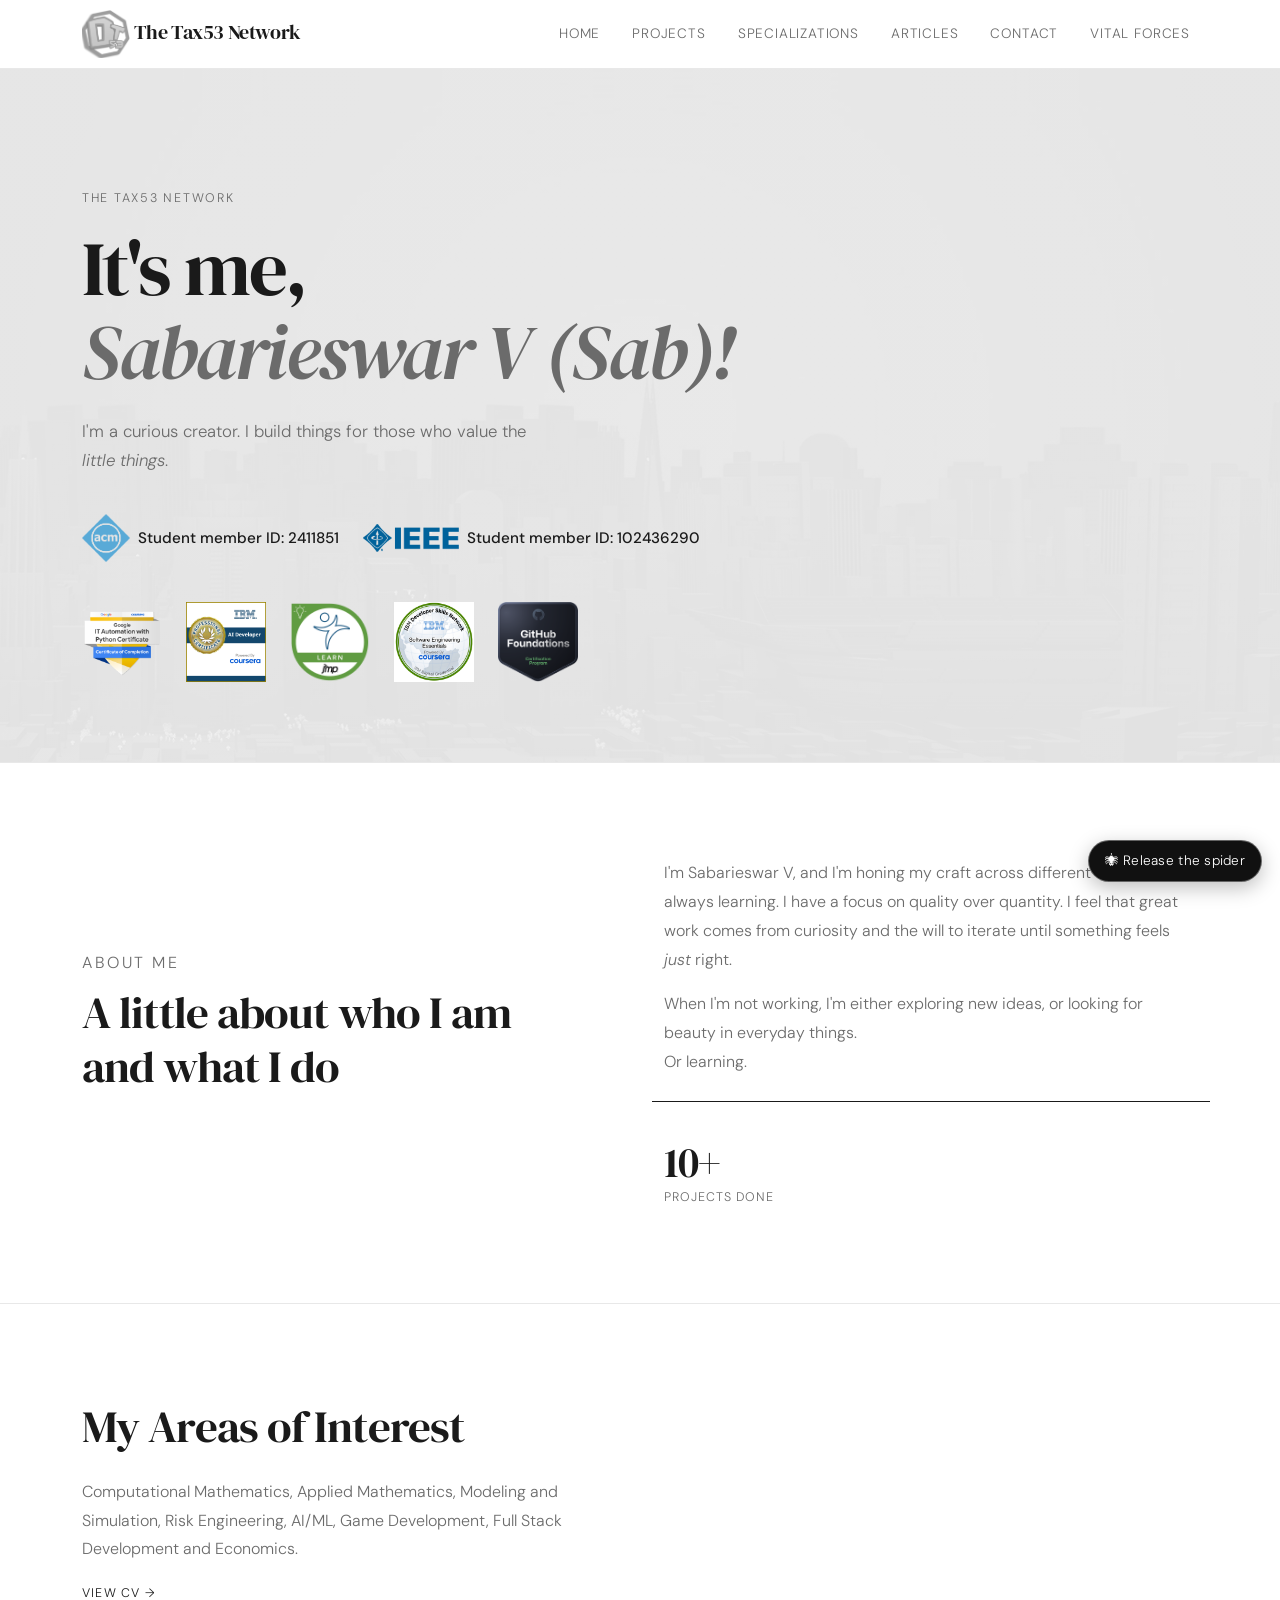
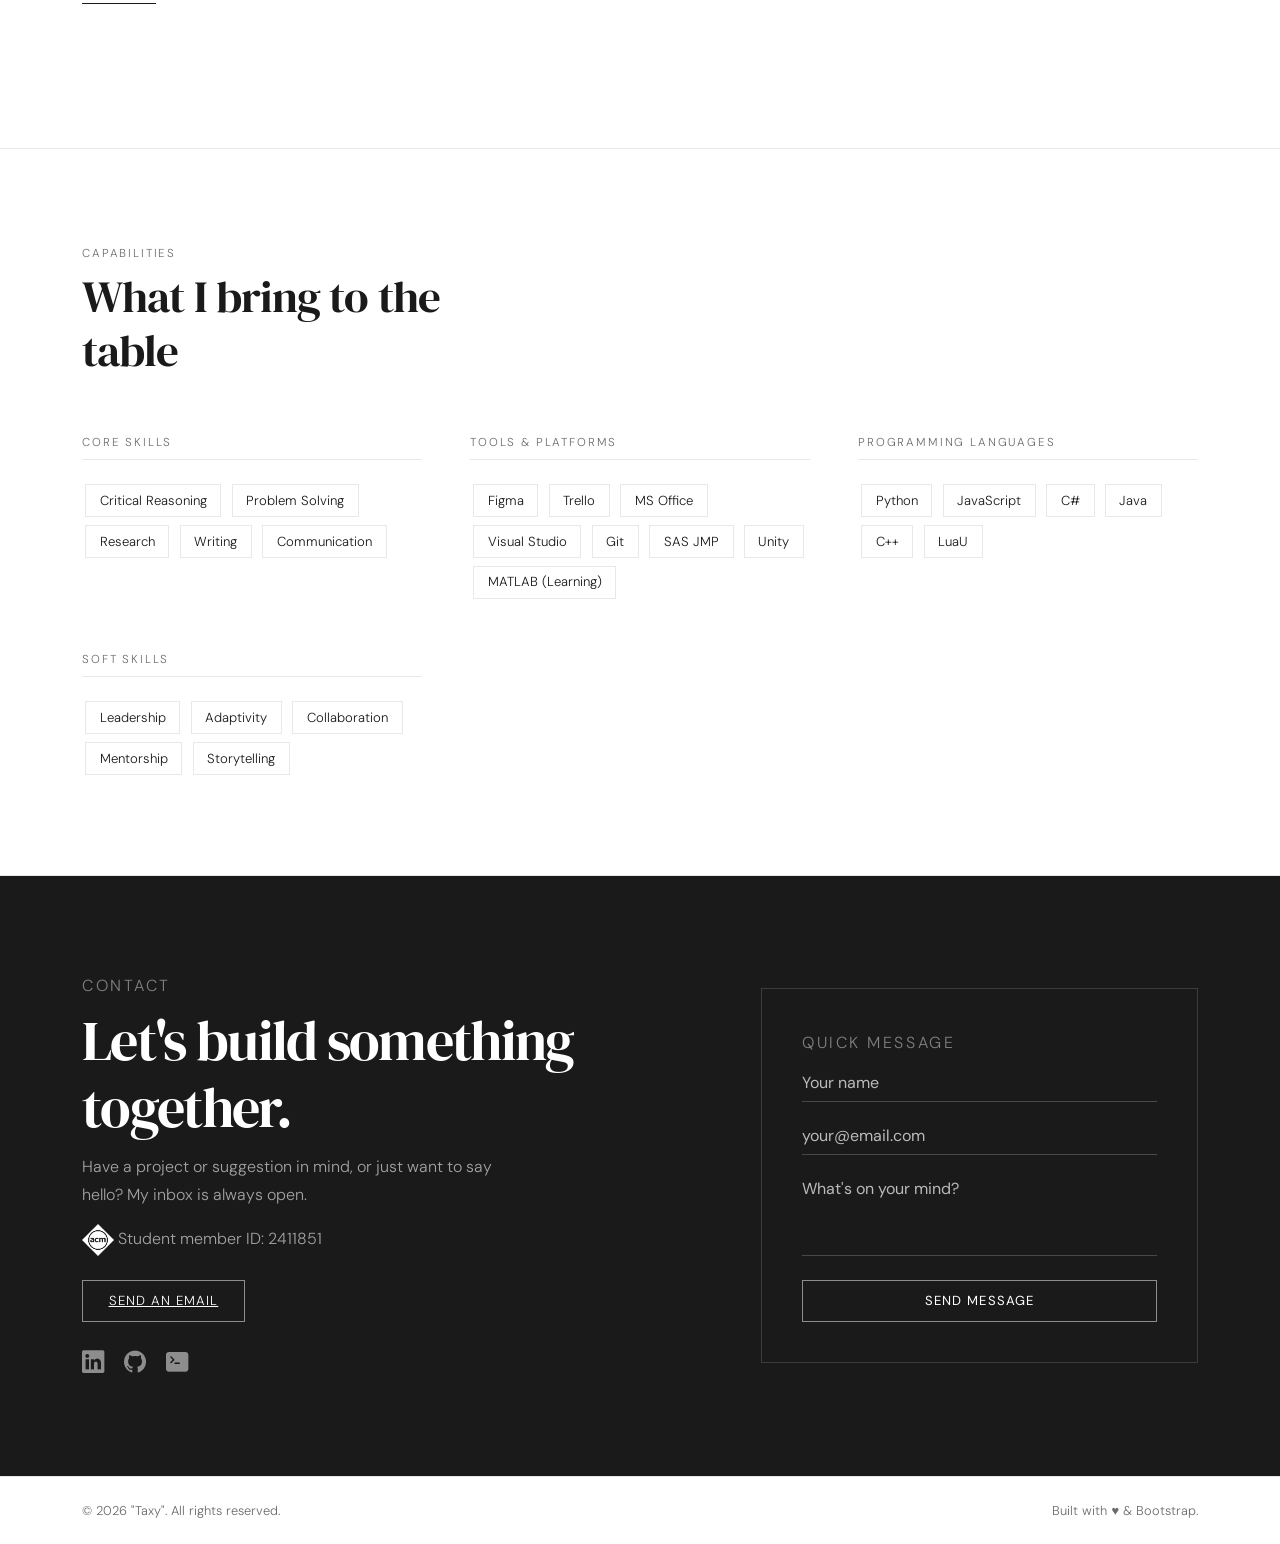
<file: index.html>
<!DOCTYPE html>
<html lang="en">
<head>
  <meta charset="UTF-8" />
  <meta name="viewport" content="width=device-width, initial-scale=1.0" />
  <link rel="icon" type="image/png" href="Images/logo.png">
  <title>Sabarieswar V | The Tax53 Network - Home</title>
  <meta name="description" content="Official portfolio and website of Sabarieswar V, a creator specializing in computational mathematics, AI/ML, and full-stack development at The Tax53 Network." />
  <meta name="robots" content="index, follow" />
  <link href="https://cdn.jsdelivr.net/npm/bootstrap@5.3.3/dist/css/bootstrap.min.css" rel="stylesheet" />
  <link href="https://cdn.jsdelivr.net/npm/bootstrap-icons@1.11.3/font/bootstrap-icons.min.css" rel="stylesheet" />
  <link href="https://fonts.googleapis.com/css2?family=DM+Serif+Display:ital@0;1&family=DM+Sans:wght@300;400;500&display=swap" rel="stylesheet" />
  <link rel="stylesheet" href="CSS/Main.css">
</head>
<body>

  <!-- NAV -->
  <nav class="navbar navbar-expand-md sticky-top py-3">
    <div class="container">
      <a class="navbar-brand" href="https://tax53.net/">
        <img src="Images/logo-monochr.png" alt="The Tax53 Network" height="48">
        The Tax53 Network
      </a>
      <button class="navbar-toggler border-0" type="button" data-bs-toggle="collapse" data-bs-target="#navMenu">
        <span class="navbar-toggler-icon"></span>
      </button>
      <div class="collapse navbar-collapse" id="navMenu">
        <ul class="navbar-nav ms-auto gap-md-3">
          <li class="nav-item"><a class="nav-link" href="#about">Home</a></li>
          <li class="nav-item"><a class="nav-link" href="/projects">Projects</a></li>
          <li class="nav-item"><a class="nav-link" href="/specializations">Specializations</a></li>
          <li class="nav-item"><a class="nav-link" href="/research">Articles</a></li>
          <li class="nav-item"><a class="nav-link" href="#contact">Contact</a></li>
          <li class="nav-item"><a class="nav-link" href="/vital-forces">Vital Forces</a></li>
        </ul>
      </div>
    </div>
  </nav>

  <!-- HERO -->
  <section id="hero">
  <div class="container position-relative">
    <div class="row">
      <div class="col-lg-9">
        <p class="eyebrow">The Tax53 Network</p>
        <h1>It's me,<br><em>Sabarieswar V (Sab)!</em></h1>
        <p class="lead">I'm a curious creator. I build things for those who value the <em>little things</em>.</p>
        <div class="d-flex gap-4 flex-wrap align-items-center">
          <div class="d-flex align-items-center gap-2">
            <div style="width: 48px; height: 48px; background-color: #59aad7; -webkit-mask: url('/Images/acm.png') no-repeat center / contain; mask: url('/Images/acm.png') no-repeat center / contain;" title="ACM"></div>
            <span class="fw-medium" style="font-size: 0.95rem;">Student member ID: 2411851</span>
          </div>
          <div class="d-flex align-items-center gap-2">
            <div style="width: 96px; height: 48px; background-color: #00629b; -webkit-mask: url('/Images/ieee.png') no-repeat center / contain; mask: url('/Images/ieee.png') no-repeat center / contain;" title="IEEE"></div>
            <span class="fw-medium" style="font-size: 0.95rem;">Student member ID: 102436290</span>
          </div>
        </div>
      </div>
    </div>
    <div class="row">
      <div class="col-12">
        <div class="hero-badges">
          <img src="/Images/Badges/Google.png" alt="Google Certification Badge">
          <img src="/Images/Badges/IBM1.png" alt="IBM Data Science Badge">
          <img src="/Images/Badges/JMP.png" alt="SAS JMP Statistical Analysis Badge">
          <img src="/Images/Badges/IBM2.png" alt="IBM AI Professional Badge">
          <img src="/Images/Badges/GH-900.png" alt="GitHub Fundamentals Badge">
        </div>
      </div>
    </div>
  </div>
</section>

  <!-- ABOUT -->
  <section id="about">
    <div class="container">
      <div class="row align-items-center g-5">
        <div class="col-lg-5 fade-up">
          <p class="section-label">About Me</p>
          <h2>A little about who I am and what I do</h2>
        </div>
        <div class="col-lg-6 offset-lg-1 fade-up">
          <p>I'm Sabarieswar V, and I'm honing my craft across different disciplines, always learning. I have a focus on quality over quantity. I feel that great work comes from curiosity and the will to iterate until something feels <em>just</em> right.</p>
          <p>When I'm not working, I'm either exploring new ideas, or looking for beauty in everyday things.<br>Or learning.</p>
          <div class="row stat-block mt-4 g-4">
            <!-- <div class="col-4">
              <div class="stat-number">5</div>
              <div class="stat-label">Programming Languages</div>
            </div> -->
            <div class="col-4">
              <div class="stat-number">10+</div>
              <div class="stat-label">Projects Done</div>
            </div>
          </div>
        </div>
      </div>
    </div>
  </section>

  <!-- PROJECTS -->
  <section id="about">
    <div class="container">
      <div class="row mb-5 fade-up">
        <div class="col-lg-6">
          <h2>My Areas of Interest</h2>
          <p class="lead">Computational Mathematics, Applied Mathematics, Modeling and Simulation, Risk Engineering, AI/ML, Game Development, Full Stack Development and Economics.</p>
          <a href="https://www.canva.com/design/DAGw5PCqd8U/Rbz7RSK90_v_EXbimXJKZw/view?utm_content=DAGw5PCqd8U&utm_campaign=designshare&utm_medium=link2&utm_source=uniquelinks&utlId=h00434591b5" class="project-link">View CV →</a>
        </div>
      </div>
    </div>
  </section>

  <!-- SKILLS -->
  <section id="skills">
    <div class="container">
      <div class="row mb-5 fade-up">
        <div class="col-lg-5">
          <p class="section-label">Capabilities</p>
          <h2>What I bring to the table</h2>
        </div>
      </div>
      <div class="row g-5">
        <div class="col-md-4 fade-up">
          <p class="skill-group-title">Core Skills</p>
          <div>
            <span class="skill-pill">Critical Reasoning</span>
            <span class="skill-pill">Problem Solving</span>
            <span class="skill-pill">Research</span>
            <span class="skill-pill">Writing</span>
            <span class="skill-pill">Communication</span>
          </div>
        </div>
        <div class="col-md-4 fade-up">
          <p class="skill-group-title">Tools & Platforms</p>
          <div>
            <span class="skill-pill">Figma</span>
            <span class="skill-pill">Trello</span>
            <span class="skill-pill">MS Office</span>
            <span class="skill-pill">Visual Studio</span>
            <span class="skill-pill">Git</span>
            <span class="skill-pill">SAS JMP</span>
            <span class="skill-pill">Unity</span>
            <span class="skill-pill">MATLAB (Learning)</span>
          </div>
        </div>
        <div class="col-md-4 fade-up">
          <p class="skill-group-title">Programming Languages</p>
          <div>
            <!-- TODO: Replace with icons and alt text -->
            <span class="skill-pill">Python</span>
            <span class="skill-pill">JavaScript</span>
            <span class="skill-pill">C#</span>
            <span class="skill-pill">Java</span>
            <span class="skill-pill">C++</span>
            <span class="skill-pill">LuaU</span>
          </div>
        </div>
        <div class="col-md-4 fade-up">
          <p class="skill-group-title">Soft Skills</p>
          <div>
            <span class="skill-pill">Leadership</span>
            <span class="skill-pill">Adaptivity</span>
            <span class="skill-pill">Collaboration</span>
            <span class="skill-pill">Mentorship</span>
            <span class="skill-pill">Storytelling</span>
          </div>
        </div>
      </div>
    </div>
  </section>

  <!-- CONTACT -->
  <section id="contact">
    <div class="container">
      <div class="row align-items-center g-5">
        <div class="col-lg-6 fade-up">
          <p class="section-label">Contact</p>
          <h2>Let's build something together.</h2>
          <p>Have a project or suggestion in mind, or just want to say hello? My inbox is always open.</p>
          <p><img src="/Images/acm.png" alt="ACM" class="inline-logo"> Student member ID: 2411851</p>
          <div class="d-flex gap-3 flex-wrap mt-4">
            <a href="mailto:sabarieswar@tax53.net" class="btn-light-outline">Send an Email</a>
          </div>
          <div class="mt-4">
            <a href="https://www.linkedin.com/in/sabarieswar-vimal-74496523a/" class="social-link" title="LinkedIn"><i class="bi bi-linkedin"></i></a>
            <a href="https://github.com/DTax53" class="social-link" title="GitHub"><i class="bi bi-github"></i></a>
            <a href="https://www.codingame.com/profile/083d21df0ebee014323d167b3ecb6af32968974" class="social-link" title="CodinGame"><i class="bi bi-terminal-fill"></i></a>
          </div>
        </div>
        <div class="col-lg-5 offset-lg-1 fade-up">
          <div style="border: 1px solid rgba(255,255,255,0.15); padding: 2.5rem;">
            <p class="section-label">Quick Message</p>

            <form action="https://formsubmit.co/sabarieswar@tax53.net" method="POST">

            <!-- Optional hidden settings -->
            <input type="hidden" name="_subject" value="New Portfolio Message">
            <input type="hidden" name="_captcha" value="false">

            <div class="mb-3">
              <input
                type="text"
                name="name"
                required
                class="form-control bg-transparent border-0 border-bottom rounded-0 text-white px-0"
                placeholder="Your name"
                style="border-color: rgba(255,255,255,0.2) !important; color: #fff; caret-color: #fff;" />
            </div>

            <div class="mb-3">
              <input
                type="email"
                name="email"
                required
                class="form-control bg-transparent border-0 border-bottom rounded-0 text-white px-0"
                placeholder="your@email.com"
                style="border-color: rgba(255,255,255,0.2) !important; color: #fff; caret-color: #fff;" />
            </div>

            <div class="mb-4">
              <textarea
                name="message"
                rows="3"
                required
                class="form-control bg-transparent border-0 border-bottom rounded-0 text-white px-0"
                placeholder="What's on your mind?"
                style="border-color: rgba(255,255,255,0.2) !important; resize: none; color: #fff; caret-color: #fff;"></textarea>
            </div>

            <button type="submit" class="btn-light-outline w-100">
              Send Message
            </button>

    </form>
</div>
        </div>
      </div>
    </div>
  </section>

  <!-- FOOTER -->
  <footer>
    <div class="container d-flex justify-content-between align-items-center flex-wrap gap-2">
      <span>© 2026 "Taxy". All rights reserved.</span>
      <span>Built with &hearts; &amp; Bootstrap.</span>
    </div>
  </footer>

  <script src="https://cdn.jsdelivr.net/npm/bootstrap@5.3.3/dist/js/bootstrap.bundle.min.js"></script>
  <script src="JS/spider.js" defer></script>
  <script>
    // Scroll fade-in
    const observer = new IntersectionObserver((entries) => {
      entries.forEach((e, i) => {
        if (e.isIntersecting) {
          setTimeout(() => e.target.classList.add('visible'), i * 80);
          observer.unobserve(e.target);
        }
      });
    }, { threshold: 0.12 });
    document.querySelectorAll('.fade-up').forEach(el => observer.observe(el));

    // Smooth scroll
    document.querySelectorAll('a[href^="#"]').forEach(a => {
      a.addEventListener('click', e => {
        const target = document.querySelector(a.getAttribute('href'));
        if (target) { e.preventDefault(); target.scrollIntoView({ behavior: 'smooth' }); }
      });
    });
  </script>
</body>
</html>
</file>
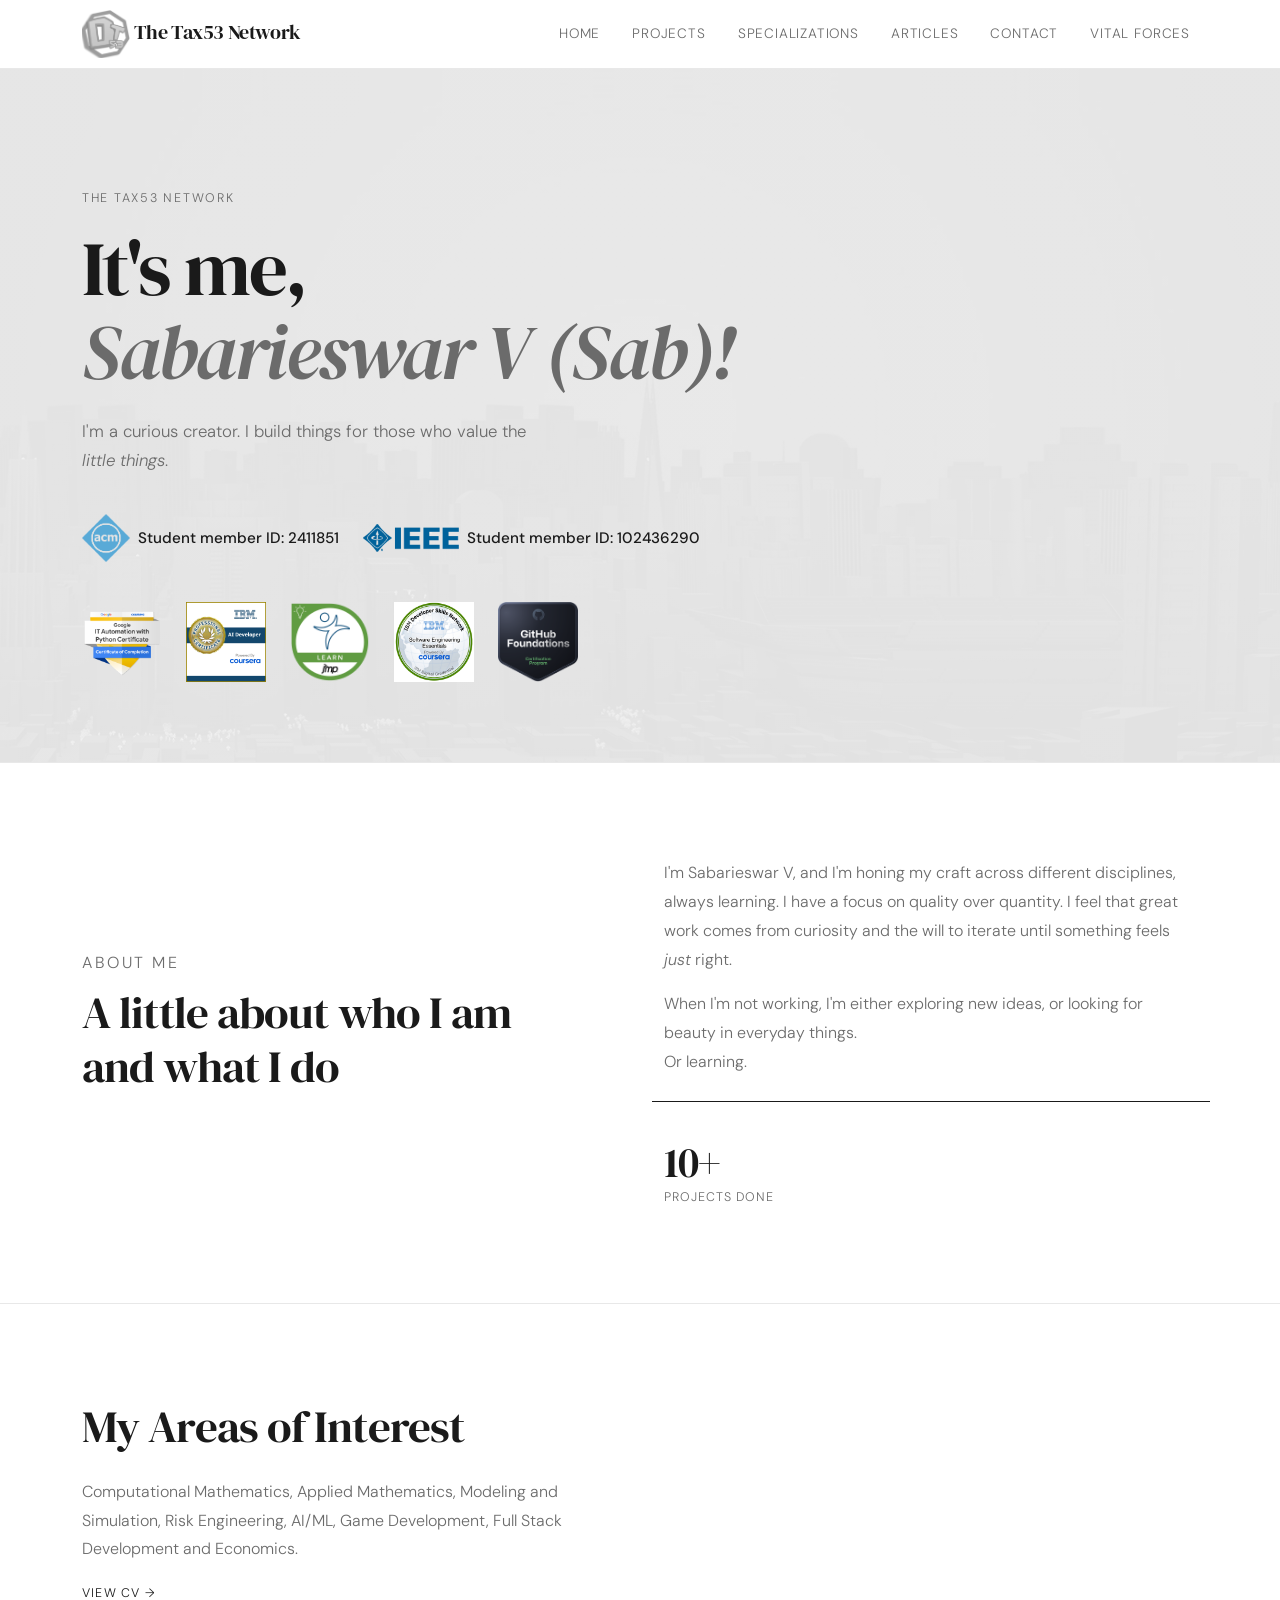
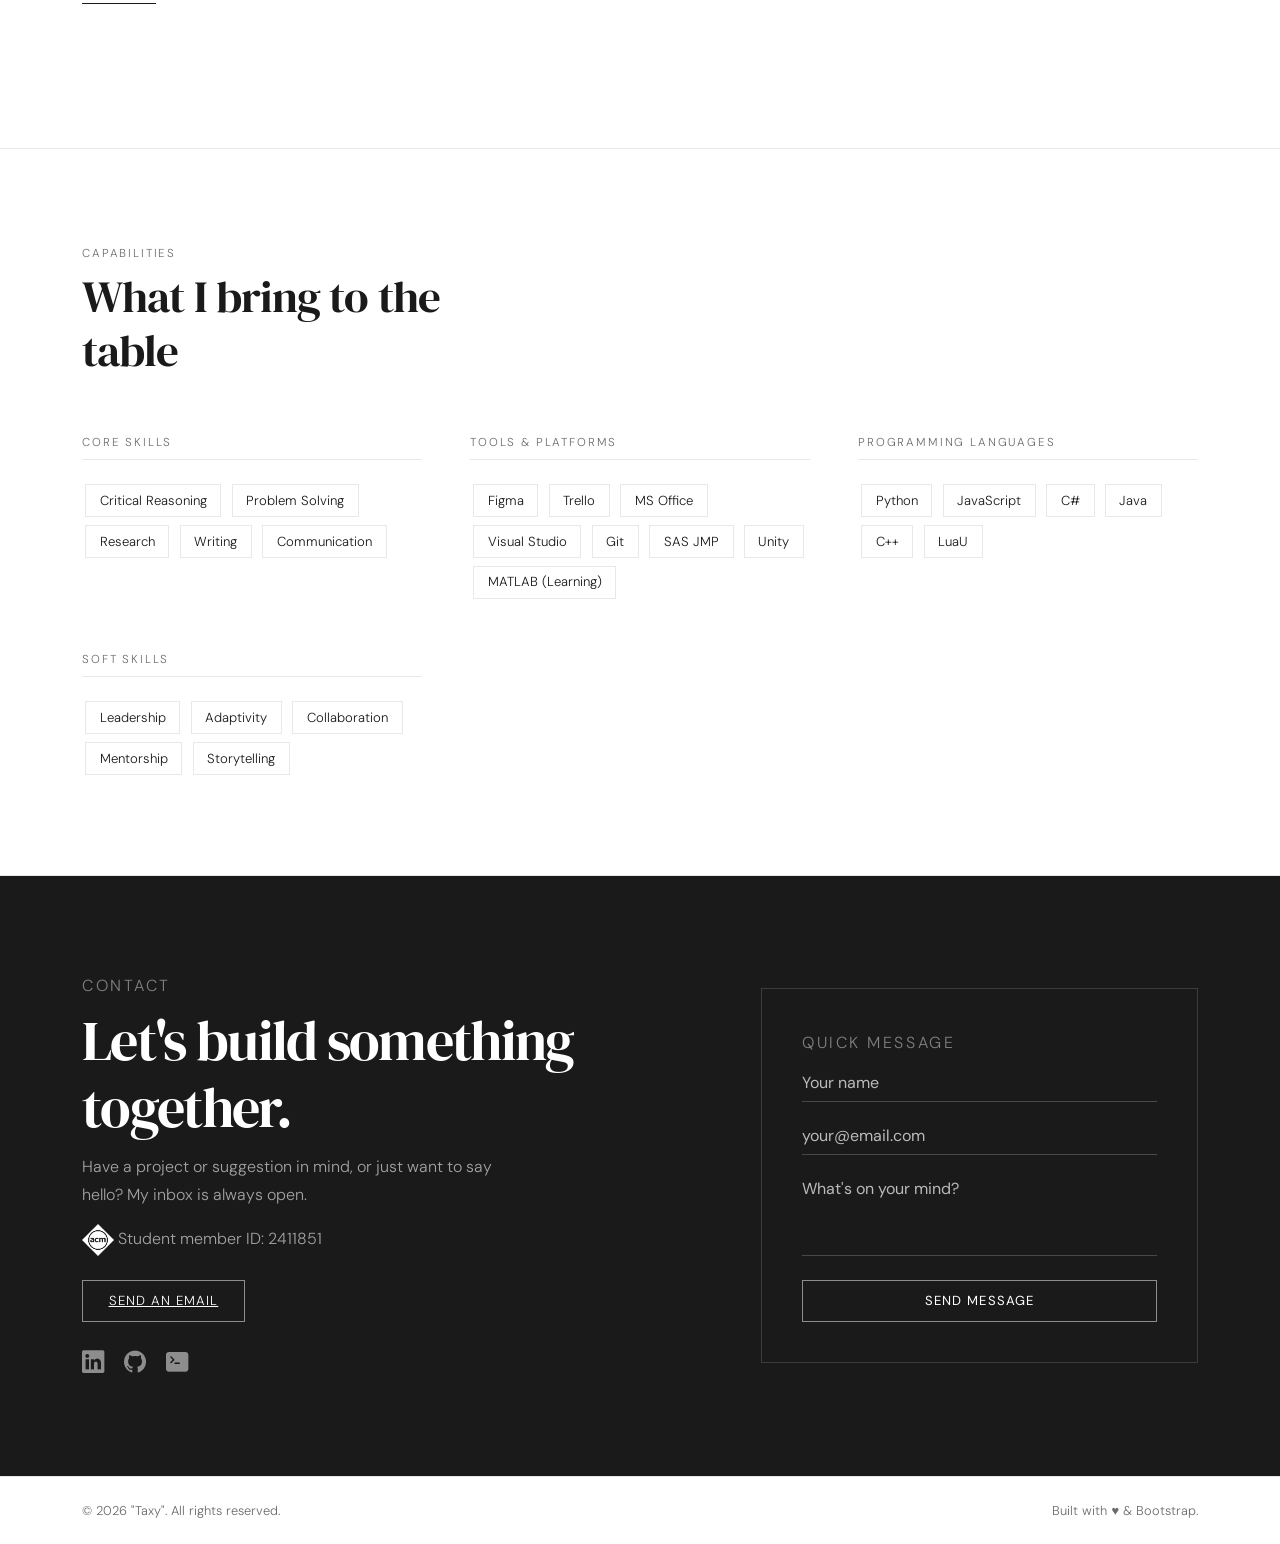
<file: gallery.html>
<!DOCTYPE html>
<html lang="en">
<head>
  <meta charset="UTF-8" />
  <meta name="viewport" content="width=device-width, initial-scale=1.0" />
  <link rel="icon" type="image/png" href="Images/logo.png">
  <title>Sabarieswar V | The Tax53 Network - Home</title>
  <meta name="description" content="Official portfolio and website of Sabarieswar V, a creator specializing in computational mathematics, AI/ML, and full-stack development at The Tax53 Network." />
  <meta name="robots" content="index, follow" />
  <link href="https://cdn.jsdelivr.net/npm/bootstrap@5.3.3/dist/css/bootstrap.min.css" rel="stylesheet" />
  <link href="https://cdn.jsdelivr.net/npm/bootstrap-icons@1.11.3/font/bootstrap-icons.min.css" rel="stylesheet" />
  <link href="https://fonts.googleapis.com/css2?family=DM+Serif+Display:ital@0;1&family=DM+Sans:wght@300;400;500&display=swap" rel="stylesheet" />
  <link rel="stylesheet" href="CSS/Main.css">
</head>
<body>

  <!-- NAV -->
  <nav class="navbar navbar-expand-md sticky-top py-3">
    <div class="container">
      <a class="navbar-brand" href="https://tax53.net/">
        <img src="Images/logo-monochr.png" alt="The Tax53 Network" height="48">
        The Tax53 Network
      </a>
      <button class="navbar-toggler border-0" type="button" data-bs-toggle="collapse" data-bs-target="#navMenu">
        <span class="navbar-toggler-icon"></span>
      </button>
      <div class="collapse navbar-collapse" id="navMenu">
        <ul class="navbar-nav ms-auto gap-md-3">
          <li class="nav-item"><a class="nav-link" href="#about">Home</a></li>
          <li class="nav-item"><a class="nav-link" href="/projects">Projects</a></li>
          <li class="nav-item"><a class="nav-link" href="/specializations">Specializations</a></li>
          <li class="nav-item"><a class="nav-link" href="/research">Articles</a></li>
          <li class="nav-item"><a class="nav-link" href="#contact">Contact</a></li>
          <li class="nav-item"><a class="nav-link" href="/vital-forces">Vital Forces</a></li>
        </ul>
      </div>
    </div>
  </nav>

  <!-- HERO -->
  <section id="hero">
  <div class="container position-relative">
    <div class="row">
      <div class="col-lg-9">
        <p class="eyebrow">The Tax53 Network</p>
        <h1>It's me,<br><em>Sabarieswar V (Sab)!</em></h1>
        <p class="lead">I'm a curious creator. I build things for those who value the <em>little things</em>.</p>
        <div class="d-flex gap-4 flex-wrap align-items-center">
          <div class="d-flex align-items-center gap-2">
            <div style="width: 48px; height: 48px; background-color: #59aad7; -webkit-mask: url('/Images/acm.png') no-repeat center / contain; mask: url('/Images/acm.png') no-repeat center / contain;" title="ACM"></div>
            <span class="fw-medium" style="font-size: 0.95rem;">Student member ID: 2411851</span>
          </div>
          <div class="d-flex align-items-center gap-2">
            <div style="width: 96px; height: 48px; background-color: #00629b; -webkit-mask: url('/Images/ieee.png') no-repeat center / contain; mask: url('/Images/ieee.png') no-repeat center / contain;" title="IEEE"></div>
            <span class="fw-medium" style="font-size: 0.95rem;">Student member ID: 102436290</span>
          </div>
        </div>
      </div>
    </div>
    <div class="row">
      <div class="col-12">
        <div class="hero-badges">
          <img src="/Images/Badges/Google.png" alt="Google Certification Badge">
          <img src="/Images/Badges/IBM1.png" alt="IBM Data Science Badge">
          <img src="/Images/Badges/JMP.png" alt="SAS JMP Statistical Analysis Badge">
          <img src="/Images/Badges/IBM2.png" alt="IBM AI Professional Badge">
          <img src="/Images/Badges/GH-900.png" alt="GitHub Fundamentals Badge">
        </div>
      </div>
    </div>
  </div>
</section>

  <!-- ABOUT -->
  <section id="about">
    <div class="container">
      <div class="row align-items-center g-5">
        <div class="col-lg-5 fade-up">
          <p class="section-label">About Me</p>
          <h2>A little about who I am and what I do</h2>
        </div>
        <div class="col-lg-6 offset-lg-1 fade-up">
          <p>I'm Sabarieswar V, and I'm honing my craft across different disciplines, always learning. I have a focus on quality over quantity. I feel that great work comes from curiosity and the will to iterate until something feels <em>just</em> right.</p>
          <p>When I'm not working, I'm either exploring new ideas, or looking for beauty in everyday things.<br>Or learning.</p>
          <div class="row stat-block mt-4 g-4">
            <!-- <div class="col-4">
              <div class="stat-number">5</div>
              <div class="stat-label">Programming Languages</div>
            </div> -->
            <div class="col-4">
              <div class="stat-number">10+</div>
              <div class="stat-label">Projects Done</div>
            </div>
          </div>
        </div>
      </div>
    </div>
  </section>

  <!-- PROJECTS -->
  <section id="about">
    <div class="container">
      <div class="row mb-5 fade-up">
        <div class="col-lg-6">
          <h2>My Areas of Interest</h2>
          <p class="lead">Computational Mathematics, Applied Mathematics, Modeling and Simulation, Risk Engineering, AI/ML, Game Development, Full Stack Development and Economics.</p>
          <a href="https://www.canva.com/design/DAGw5PCqd8U/Rbz7RSK90_v_EXbimXJKZw/view?utm_content=DAGw5PCqd8U&utm_campaign=designshare&utm_medium=link2&utm_source=uniquelinks&utlId=h00434591b5" class="project-link">View CV →</a>
        </div>
      </div>
    </div>
  </section>

  <!-- SKILLS -->
  <section id="skills">
    <div class="container">
      <div class="row mb-5 fade-up">
        <div class="col-lg-5">
          <p class="section-label">Capabilities</p>
          <h2>What I bring to the table</h2>
        </div>
      </div>
      <div class="row g-5">
        <div class="col-md-4 fade-up">
          <p class="skill-group-title">Core Skills</p>
          <div>
            <span class="skill-pill">Critical Reasoning</span>
            <span class="skill-pill">Problem Solving</span>
            <span class="skill-pill">Research</span>
            <span class="skill-pill">Writing</span>
            <span class="skill-pill">Communication</span>
          </div>
        </div>
        <div class="col-md-4 fade-up">
          <p class="skill-group-title">Tools & Platforms</p>
          <div>
            <span class="skill-pill">Figma</span>
            <span class="skill-pill">Trello</span>
            <span class="skill-pill">MS Office</span>
            <span class="skill-pill">Visual Studio</span>
            <span class="skill-pill">Git</span>
            <span class="skill-pill">SAS JMP</span>
            <span class="skill-pill">Unity</span>
            <span class="skill-pill">MATLAB (Learning)</span>
          </div>
        </div>
        <div class="col-md-4 fade-up">
          <p class="skill-group-title">Programming Languages</p>
          <div>
            <!-- TODO: Replace with icons and alt text -->
            <span class="skill-pill">Python</span>
            <span class="skill-pill">JavaScript</span>
            <span class="skill-pill">C#</span>
            <span class="skill-pill">Java</span>
            <span class="skill-pill">C++</span>
            <span class="skill-pill">LuaU</span>
          </div>
        </div>
        <div class="col-md-4 fade-up">
          <p class="skill-group-title">Soft Skills</p>
          <div>
            <span class="skill-pill">Leadership</span>
            <span class="skill-pill">Adaptivity</span>
            <span class="skill-pill">Collaboration</span>
            <span class="skill-pill">Mentorship</span>
            <span class="skill-pill">Storytelling</span>
          </div>
        </div>
      </div>
    </div>
  </section>

  <!-- CONTACT -->
  <section id="contact">
    <div class="container">
      <div class="row align-items-center g-5">
        <div class="col-lg-6 fade-up">
          <p class="section-label">Contact</p>
          <h2>Let's build something together.</h2>
          <p>Have a project or suggestion in mind, or just want to say hello? My inbox is always open.</p>
          <p><img src="/Images/acm.png" alt="ACM" class="inline-logo"> Student member ID: 2411851</p>
          <div class="d-flex gap-3 flex-wrap mt-4">
            <a href="mailto:sabarieswar@tax53.net" class="btn-light-outline">Send an Email</a>
          </div>
          <div class="mt-4">
            <a href="https://www.linkedin.com/in/sabarieswar-vimal-74496523a/" class="social-link" title="LinkedIn"><i class="bi bi-linkedin"></i></a>
            <a href="https://github.com/DTax53" class="social-link" title="GitHub"><i class="bi bi-github"></i></a>
            <a href="https://www.codingame.com/profile/083d21df0ebee014323d167b3ecb6af32968974" class="social-link" title="CodinGame"><i class="bi bi-terminal-fill"></i></a>
          </div>
        </div>
        <div class="col-lg-5 offset-lg-1 fade-up">
          <div style="border: 1px solid rgba(255,255,255,0.15); padding: 2.5rem;">
            <p class="section-label">Quick Message</p>

            <form action="https://formsubmit.co/sabarieswar@tax53.net" method="POST">

            <!-- Optional hidden settings -->
            <input type="hidden" name="_subject" value="New Portfolio Message">
            <input type="hidden" name="_captcha" value="false">

            <div class="mb-3">
              <input
                type="text"
                name="name"
                required
                class="form-control bg-transparent border-0 border-bottom rounded-0 text-white px-0"
                placeholder="Your name"
                style="border-color: rgba(255,255,255,0.2) !important; color: #fff; caret-color: #fff;" />
            </div>

            <div class="mb-3">
              <input
                type="email"
                name="email"
                required
                class="form-control bg-transparent border-0 border-bottom rounded-0 text-white px-0"
                placeholder="your@email.com"
                style="border-color: rgba(255,255,255,0.2) !important; color: #fff; caret-color: #fff;" />
            </div>

            <div class="mb-4">
              <textarea
                name="message"
                rows="3"
                required
                class="form-control bg-transparent border-0 border-bottom rounded-0 text-white px-0"
                placeholder="What's on your mind?"
                style="border-color: rgba(255,255,255,0.2) !important; resize: none; color: #fff; caret-color: #fff;"></textarea>
            </div>

            <button type="submit" class="btn-light-outline w-100">
              Send Message
            </button>

    </form>
</div>
        </div>
      </div>
    </div>
  </section>

  <!-- FOOTER -->
  <footer>
    <div class="container d-flex justify-content-between align-items-center flex-wrap gap-2">
      <span>© 2026 "Taxy". All rights reserved.</span>
      <span>Built with &hearts; &amp; Bootstrap.</span>
    </div>
  </footer>

  <script src="https://cdn.jsdelivr.net/npm/bootstrap@5.3.3/dist/js/bootstrap.bundle.min.js"></script>
  <script>
    // Scroll fade-in
    const observer = new IntersectionObserver((entries) => {
      entries.forEach((e, i) => {
        if (e.isIntersecting) {
          setTimeout(() => e.target.classList.add('visible'), i * 80);
          observer.unobserve(e.target);
        }
      });
    }, { threshold: 0.12 });
    document.querySelectorAll('.fade-up').forEach(el => observer.observe(el));

    // Smooth scroll
    document.querySelectorAll('a[href^="#"]').forEach(a => {
      a.addEventListener('click', e => {
        const target = document.querySelector(a.getAttribute('href'));
        if (target) { e.preventDefault(); target.scrollIntoView({ behavior: 'smooth' }); }
      });
    });
  </script>
</body>
</html>
</file>
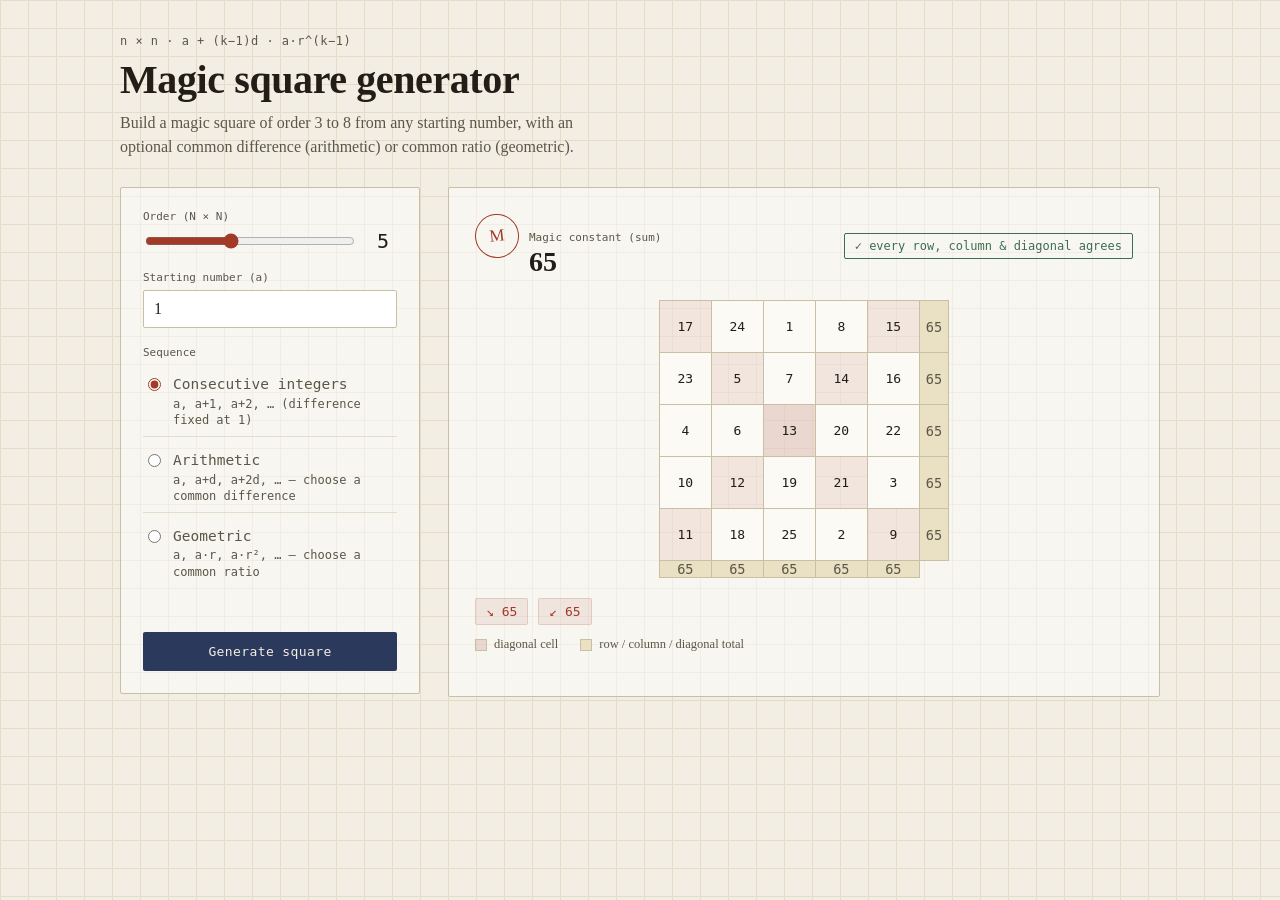
<file: magicsquare.html>
<!DOCTYPE html>
<html lang="en">
<head>
<meta charset="UTF-8">
<meta name="viewport" content="width=device-width, initial-scale=1.0">
<title>Magic Square Generator</title>
<style>
  :root{
    --paper: #F2EEE3;
    --paper-line: #E3DCC9;
    --ink: #221E17;
    --ink-soft: #5B5648;
    --indigo: #2B3A5C;
    --seal: #A13A26;
    --seal-soft: rgba(161,58,38,0.09);
    --seal-soft-2: rgba(161,58,38,0.16);
    --gold-bg: #EAE0C4;
    --line: #C9BFA4;
    --ok: #3C6E4F;
  }
  *{box-sizing:border-box;}
  html,body{margin:0;padding:0;}
  body{
    background:
      linear-gradient(var(--paper-line) 1px, transparent 1px) 0 0/28px 28px,
      linear-gradient(90deg, var(--paper-line) 1px, transparent 1px) 0 0/28px 28px,
      var(--paper);
    color:var(--ink);
    font-family: Georgia, 'Iowan Old Style', 'Palatino Linotype', serif;
    min-height:100vh;
    padding:32px 18px 60px;
  }
  .wrap{max-width:1040px;margin:0 auto;}
  header{margin-bottom:28px;}
  .eyebrow{
    font-family: ui-monospace, 'SF Mono', 'JetBrains Mono', Menlo, monospace;
    font-size:12px;
    letter-spacing:0.04em;
    color:var(--ink-soft);
    margin:0 0 6px;
  }
  h1{
    font-size:clamp(28px,4vw,40px);
    margin:0 0 8px;
    font-weight:600;
    letter-spacing:-0.01em;
  }
  header p{
    margin:0;
    max-width:60ch;
    color:var(--ink-soft);
    font-size:16px;
    line-height:1.5;
  }
  .layout{
    display:grid;
    grid-template-columns: 300px 1fr;
    gap:28px;
    align-items:start;
  }
  @media (max-width:820px){
    .layout{grid-template-columns:1fr;}
  }
  .panel{
    background:rgba(255,255,255,0.5);
    border:1px solid var(--line);
    border-radius:2px;
    padding:22px;
  }
  .field{margin-bottom:18px;}
  .field:last-child{margin-bottom:0;}
  label{
    display:block;
    font-family: ui-monospace, 'SF Mono', 'JetBrains Mono', Menlo, monospace;
    font-size:11px;
    color:var(--ink-soft);
    margin-bottom:6px;
  }
  input[type=number]{
    width:100%;
    padding:9px 10px;
    font-size:16px;
    font-family:inherit;
    border:1px solid var(--line);
    border-radius:2px;
    background:#fff;
    color:var(--ink);
  }
  input[type=number]:focus, input[type=range]:focus{
    outline:2px solid var(--indigo);
    outline-offset:1px;
  }
  input[type=range]{width:100%;accent-color:var(--seal);}
  .n-row{display:flex;align-items:center;gap:12px;}
  .n-row input[type=range]{flex:1;}
  .n-value{
    font-family: ui-monospace, 'SF Mono', 'JetBrains Mono', Menlo, monospace;
    font-size:20px;
    width:28px;
    text-align:center;
  }
  fieldset{border:none;padding:0;margin:0;}
  legend{
    font-family: ui-monospace, 'SF Mono', 'JetBrains Mono', Menlo, monospace;
    font-size:11px;
    color:var(--ink-soft);
    margin-bottom:8px;
    padding:0;
  }
  .radio-opt{
    display:flex;
    align-items:flex-start;
    gap:9px;
    padding:8px 0;
    cursor:pointer;
    border-bottom:1px solid var(--paper-line);
  }
  .radio-opt:last-child{border-bottom:none;}
  .radio-opt input{margin-top:3px;accent-color:var(--seal);}
  .radio-opt .rlabel{font-size:14.5px;line-height:1.35;}
  .radio-opt .rsub{display:block;font-size:12px;color:var(--ink-soft);margin-top:1px;}
  .sub-input{margin-top:10px;padding-left:24px;}
  .hidden{display:none !important;}
  button#generate{
    width:100%;
    margin-top:20px;
    padding:12px;
    background:var(--indigo);
    color:#F2EEE3;
    border:none;
    border-radius:2px;
    font-family: ui-monospace, 'SF Mono', 'JetBrains Mono', Menlo, monospace;
    font-size:13px;
    letter-spacing:0.03em;
    cursor:pointer;
  }
  button#generate:hover{background:#1f2c47;}
  .error{
    margin-top:14px;
    font-size:13px;
    color:var(--seal);
    font-family: ui-monospace, 'SF Mono', 'JetBrains Mono', Menlo, monospace;
    display:none;
  }

  .result-panel{padding:26px;}
  .constant-row{
    display:flex;
    align-items:center;
    justify-content:space-between;
    flex-wrap:wrap;
    gap:14px;
    margin-bottom:22px;
  }
  .constant{
    display:flex;
    align-items:baseline;
    gap:10px;
  }
  .constant .badge{
    display:inline-flex;
    align-items:center;
    justify-content:center;
    width:44px;height:44px;
    border-radius:50%;
    border:1.5px solid var(--seal);
    color:var(--seal);
    font-size:17px;
    flex:none;
    transform:rotate(-6deg);
  }
  .constant .num{
    font-size:clamp(20px,3vw,28px);
    font-weight:600;
    word-break:break-word;
  }
  .constant .cap{
    font-family: ui-monospace, 'SF Mono', 'JetBrains Mono', Menlo, monospace;
    font-size:11px;
    color:var(--ink-soft);
    display:block;
    margin-bottom:2px;
  }
  .valid-tag{
    font-family: ui-monospace, 'SF Mono', 'JetBrains Mono', Menlo, monospace;
    font-size:12px;
    color:var(--ok);
    border:1px solid var(--ok);
    padding:5px 10px;
    border-radius:2px;
  }
  .grid-scroll{overflow-x:auto;padding-bottom:6px;}
  table.square{
    border-collapse:collapse;
    margin:0 auto;
  }
  table.square td{
    border:1px solid var(--line);
    text-align:center;
    font-family: ui-monospace, 'SF Mono', 'JetBrains Mono', Menlo, monospace;
    vertical-align:middle;
    padding:0 6px;
  }
  table.square td.cell{background:#FBFAF5;}
  table.square td.diag{background:var(--seal-soft);}
  table.square td.diag.both{background:var(--seal-soft-2);}
  table.square td.sum{
    background:var(--gold-bg);
    color:var(--ink-soft);
    font-size:0.85em;
  }
  table.square td.corner{background:transparent;border:none;}
  .diag-row{
    margin-top:14px;
    display:flex;
    gap:10px;
    flex-wrap:wrap;
  }
  .diag-total{
    font-family: ui-monospace, 'SF Mono', 'JetBrains Mono', Menlo, monospace;
    font-size:13px;
    color:var(--seal);
    background:var(--seal-soft);
    border:1px solid var(--seal-soft-2);
    padding:5px 10px;
    border-radius:2px;
  }
  .legend{
    margin-top:12px;
    display:flex;
    gap:22px;
    flex-wrap:wrap;
    font-size:12.5px;
    color:var(--ink-soft);
  }
  .legend span{display:inline-flex;align-items:center;gap:7px;}
  .swatch{width:12px;height:12px;display:inline-block;border:1px solid var(--line);}
  .sw-diag{background:var(--seal-soft-2);}
  .sw-sum{background:var(--gold-bg);}
  footer.note{
    margin-top:18px;
    font-size:12.5px;
    color:var(--ink-soft);
    line-height:1.5;
    max-width:70ch;
  }
</style>
</head>
<body>
<div class="wrap">
  <header>
    <p class="eyebrow">n × n · a + (k−1)d · a·r^(k−1)</p>
    <h1>Magic square generator</h1>
    <p>Build a magic square of order 3 to 8 from any starting number, with an optional common difference (arithmetic) or common ratio (geometric).</p>
  </header>

  <div class="layout">
    <div class="panel">
      <div class="field">
        <label for="n-range">Order (N × N)</label>
        <div class="n-row">
          <input type="range" id="n-range" min="3" max="8" value="5" step="1">
          <span class="n-value" id="n-value">5</span>
        </div>
      </div>

      <div class="field">
        <label for="start">Starting number (a)</label>
        <input type="number" id="start" value="1" step="any">
      </div>

      <div class="field">
        <fieldset>
          <legend>Sequence</legend>
          <label class="radio-opt">
            <input type="radio" name="mode" value="plain" checked>
            <span class="rlabel">Consecutive integers
              <span class="rsub">a, a+1, a+2, … (difference fixed at 1)</span>
            </span>
          </label>
          <label class="radio-opt">
            <input type="radio" name="mode" value="arith">
            <span class="rlabel">Arithmetic
              <span class="rsub">a, a+d, a+2d, … — choose a common difference</span>
            </span>
          </label>
          <label class="radio-opt">
            <input type="radio" name="mode" value="geo">
            <span class="rlabel">Geometric
              <span class="rsub">a, a·r, a·r², … — choose a common ratio</span>
            </span>
          </label>
        </fieldset>

        <div class="sub-input hidden" id="diff-wrap">
          <label for="diff">Common difference (d)</label>
          <input type="number" id="diff" value="1" step="any">
        </div>
        <div class="sub-input hidden" id="ratio-wrap">
          <label for="ratio">Common ratio (r)</label>
          <input type="number" id="ratio" value="2" step="any">
        </div>
      </div>

      <button id="generate">Generate square</button>
      <div class="error" id="error-msg"></div>
    </div>

    <div class="panel result-panel">
      <div class="constant-row">
        <div class="constant">
          <span class="badge" id="badge-symbol">M</span>
          <span>
            <span class="cap" id="constant-cap">Magic constant (sum)</span>
            <span class="num" id="constant-value">—</span>
          </span>
        </div>
        <span class="valid-tag" id="valid-tag">✓ every row, column &amp; diagonal agrees</span>
      </div>

      <div class="grid-scroll">
        <table class="square" id="square-table"></table>
      </div>

      <div class="diag-row">
        <span class="diag-total" id="diag-main">↘ —</span>
        <span class="diag-total" id="diag-anti">↙ —</span>
      </div>

      <div class="legend">
        <span><span class="swatch sw-diag"></span> diagonal cell</span>
        <span><span class="swatch sw-sum"></span> row / column / diagonal total</span>
      </div>

      <footer class="note" id="precision-note"></footer>
    </div>
  </div>
</div>

<script>
// ---------- Base "rank" square construction (values 1..n^2) ----------
function siameseOdd(m){
  const grid = Array.from({length:m},()=>Array(m).fill(0));
  let row=0, col=Math.floor(m/2);
  for(let k=1;k<=m*m;k++){
    grid[row][col]=k;
    const nr=(row-1+m)%m, nc=(col+1)%m;
    if(grid[nr][nc]!==0){ row=(row+1)%m; } else { row=nr; col=nc; }
  }
  return grid;
}
function doublyEven(n){
  const grid = Array.from({length:n},(_,i)=>Array.from({length:n},(_,j)=>i*n+j+1));
  const keep = new Set(['0,0','0,3','1,1','1,2','2,1','2,2','3,0','3,3']);
  const n2 = n*n;
  for(let i=0;i<n;i++) for(let j=0;j<n;j++){
    const key=(i%4)+','+(j%4);
    if(!keep.has(key)) grid[i][j]=n2+1-grid[i][j];
  }
  return grid;
}
function singlyEven(n){
  const m=n/2;
  const base=siameseOdd(m);
  const A=base.map(r=>r.slice());
  const B=base.map(r=>r.map(v=>v+2*m*m));
  const C=base.map(r=>r.map(v=>v+3*m*m));
  const D=base.map(r=>r.map(v=>v+m*m));
  const k=(m-1)/2, middle=(m-1)/2;
  for(let i=0;i<m;i++){
    let cols=[];
    if(k>0){
      if(i!==middle){ for(let c=0;c<k;c++) cols.push(c); }
      else { for(let c=1;c<=k;c++) cols.push(c); }
    }
    for(const c of cols){ const t=A[i][c]; A[i][c]=C[i][c]; C[i][c]=t; }
  }
  const grid=Array.from({length:n},()=>Array(n).fill(0));
  for(let i=0;i<m;i++) for(let j=0;j<m;j++){
    grid[i][j]=A[i][j]; grid[i][j+m]=B[i][j]; grid[i+m][j]=C[i][j]; grid[i+m][j+m]=D[i][j];
  }
  return grid;
}
function baseRankSquare(n){
  if(n%2===1) return siameseOdd(n);
  if(n%4===0) return doublyEven(n);
  return singlyEven(n);
}

// ---------- Number formatting ----------
function fmt(x){
  if(!isFinite(x)) return x>0 ? '∞' : (x<0 ? '−∞' : 'NaN');
  if(Object.is(x,-0)) x=0;
  const abs=Math.abs(x);
  if(Number.isInteger(x) && abs < 1e15) return x.toLocaleString('en-US');
  if(abs!==0 && (abs>=1e15 || abs<1e-4)) return x.toExponential(4);
  return Number(x.toFixed(6)).toLocaleString('en-US',{maximumFractionDigits:6});
}

// ---------- UI wiring ----------
const nRange=document.getElementById('n-range');
const nValue=document.getElementById('n-value');
const startInput=document.getElementById('start');
const diffInput=document.getElementById('diff');
const ratioInput=document.getElementById('ratio');
const diffWrap=document.getElementById('diff-wrap');
const ratioWrap=document.getElementById('ratio-wrap');
const errorMsg=document.getElementById('error-msg');
const table=document.getElementById('square-table');
const constantCap=document.getElementById('constant-cap');
const constantValue=document.getElementById('constant-value');
const badgeSymbol=document.getElementById('badge-symbol');
const validTag=document.getElementById('valid-tag');
const precisionNote=document.getElementById('precision-note');
const diagMain=document.getElementById('diag-main');
const diagAnti=document.getElementById('diag-anti');

nRange.addEventListener('input', ()=>{ nValue.textContent=nRange.value; render(); });
document.querySelectorAll('input[name=mode]').forEach(r=>r.addEventListener('change', onModeChange));
[startInput,diffInput,ratioInput].forEach(el=>el.addEventListener('input', render));
document.getElementById('generate').addEventListener('click', render);

function onModeChange(){
  const mode=document.querySelector('input[name=mode]:checked').value;
  diffWrap.classList.toggle('hidden', mode!=='arith');
  ratioWrap.classList.toggle('hidden', mode!=='geo');
  render();
}

function currentMode(){ return document.querySelector('input[name=mode]:checked').value; }

function render(){
  errorMsg.style.display='none';
  const n=parseInt(nRange.value,10);
  const a=parseFloat(startInput.value);
  const mode=currentMode();

  if(Number.isNaN(a)){ showError('Enter a valid starting number.'); return; }

  let d=1, r=1;
  if(mode==='arith'){
    d=parseFloat(diffInput.value);
    if(Number.isNaN(d)){ showError('Enter a valid common difference.'); return; }
  }
  if(mode==='geo'){
    r=parseFloat(ratioInput.value);
    if(Number.isNaN(r) || r===0){ showError('Common ratio must be a nonzero number.'); return; }
  }

  const rank=baseRankSquare(n);
  const n2=n*n;
  const T=n*(n2+1)/2; // rank magic constant

  let values, magicConstant, isProduct=false;
  if(mode==='geo'){
    values=rank.map(row=>row.map(k=>a*Math.pow(r,k-1)));
    magicConstant=Math.pow(a,n)*Math.pow(r,T-n);
    isProduct=true;
  } else {
    const diff = mode==='plain' ? 1 : d;
    values=rank.map(row=>row.map(k=>a+(k-1)*diff));
    magicConstant = n*a + diff*(T-n);
  }

  drawTable(n, values, isProduct);
  badgeSymbol.textContent = isProduct ? 'P' : 'M';
  constantCap.textContent = isProduct ? 'Magic constant (product)' : 'Magic constant (sum)';
  constantValue.textContent = fmt(magicConstant);

  let d1 = isProduct ? 1 : 0, d2 = isProduct ? 1 : 0;
  for(let i=0;i<n;i++){
    d1 = isProduct ? d1*values[i][i] : d1+values[i][i];
    d2 = isProduct ? d2*values[i][n-1-i] : d2+values[i][n-1-i];
  }
  diagMain.textContent = '↘ ' + fmt(d1);
  diagAnti.textContent = '↙ ' + fmt(d2);

  // Validate by direct recomputation (defensive check against the displayed grid)
  const ok = validate(values, magicConstant, isProduct);
  validTag.style.display = ok ? 'inline-block' : 'none';

  precisionNote.textContent = isProduct
    ? 'Geometric values are computed with standard double-precision arithmetic. For large N, |r| far from 1, or |a| far from 1, products can exceed what a double can represent exactly — treat very large or very small displayed values as approximate.'
    : '';
}

function validate(values,constant,isProduct){
  const n=values.length;
  const close=(x,y)=> Math.abs(x-y) <= Math.max(1e-6, Math.abs(constant)*1e-9);
  for(let i=0;i<n;i++){
    let rs = isProduct?1:0, cs = isProduct?1:0;
    for(let j=0;j<n;j++){
      rs = isProduct ? rs*values[i][j] : rs+values[i][j];
      cs = isProduct ? cs*values[j][i] : cs+values[j][i];
    }
    if(!close(rs,constant) || !close(cs,constant)) return false;
  }
  let d1=isProduct?1:0, d2=isProduct?1:0;
  for(let i=0;i<n;i++){
    d1 = isProduct ? d1*values[i][i] : d1+values[i][i];
    d2 = isProduct ? d2*values[i][n-1-i] : d2+values[i][n-1-i];
  }
  return close(d1,constant) && close(d2,constant);
}

function drawTable(n, values, isProduct){
  table.innerHTML='';
  // header spacer row not needed; build n rows + 1 sum row, n cols + 1 sum col
  for(let i=0;i<n;i++){
    const tr=document.createElement('tr');
    for(let j=0;j<n;j++){
      const td=document.createElement('td');
      td.className='cell';
      const isDiag = (i===j), isAnti=(j===n-1-i);
      if(isDiag && isAnti) td.classList.add('diag','both');
      else if(isDiag || isAnti) td.classList.add('diag');
      const size = n<=4?64:(n<=6?52:44);
      td.style.width=size+'px'; td.style.height=size+'px';
      td.style.fontSize = (n<=4?15:(n<=6?13:11.5))+'px';
      td.textContent=fmt(values[i][j]);
      tr.appendChild(td);
    }
    // row sum cell
    const sumTd=document.createElement('td');
    sumTd.className='sum';
    let rs = isProduct ? 1 : 0;
    for(let j=0;j<n;j++){ rs = isProduct ? rs*values[i][j] : rs+values[i][j]; }
    sumTd.textContent=fmt(rs);
    tr.appendChild(sumTd);
    table.appendChild(tr);
  }
  // column sum row
  const sumRow=document.createElement('tr');
  for(let j=0;j<n;j++){
    const td=document.createElement('td');
    td.className='sum';
    let cs = isProduct?1:0;
    for(let i=0;i<n;i++){ cs = isProduct ? cs*values[i][j] : cs+values[i][j]; }
    td.textContent=fmt(cs);
    sumRow.appendChild(td);
  }
  const corner=document.createElement('td');
  corner.className='corner';
  sumRow.appendChild(corner);
  table.appendChild(sumRow);
}

function showError(msg){
  errorMsg.textContent=msg;
  errorMsg.style.display='block';
}

// init
nValue.textContent=nRange.value;
render();
</script>
</body>
</html>
</file>
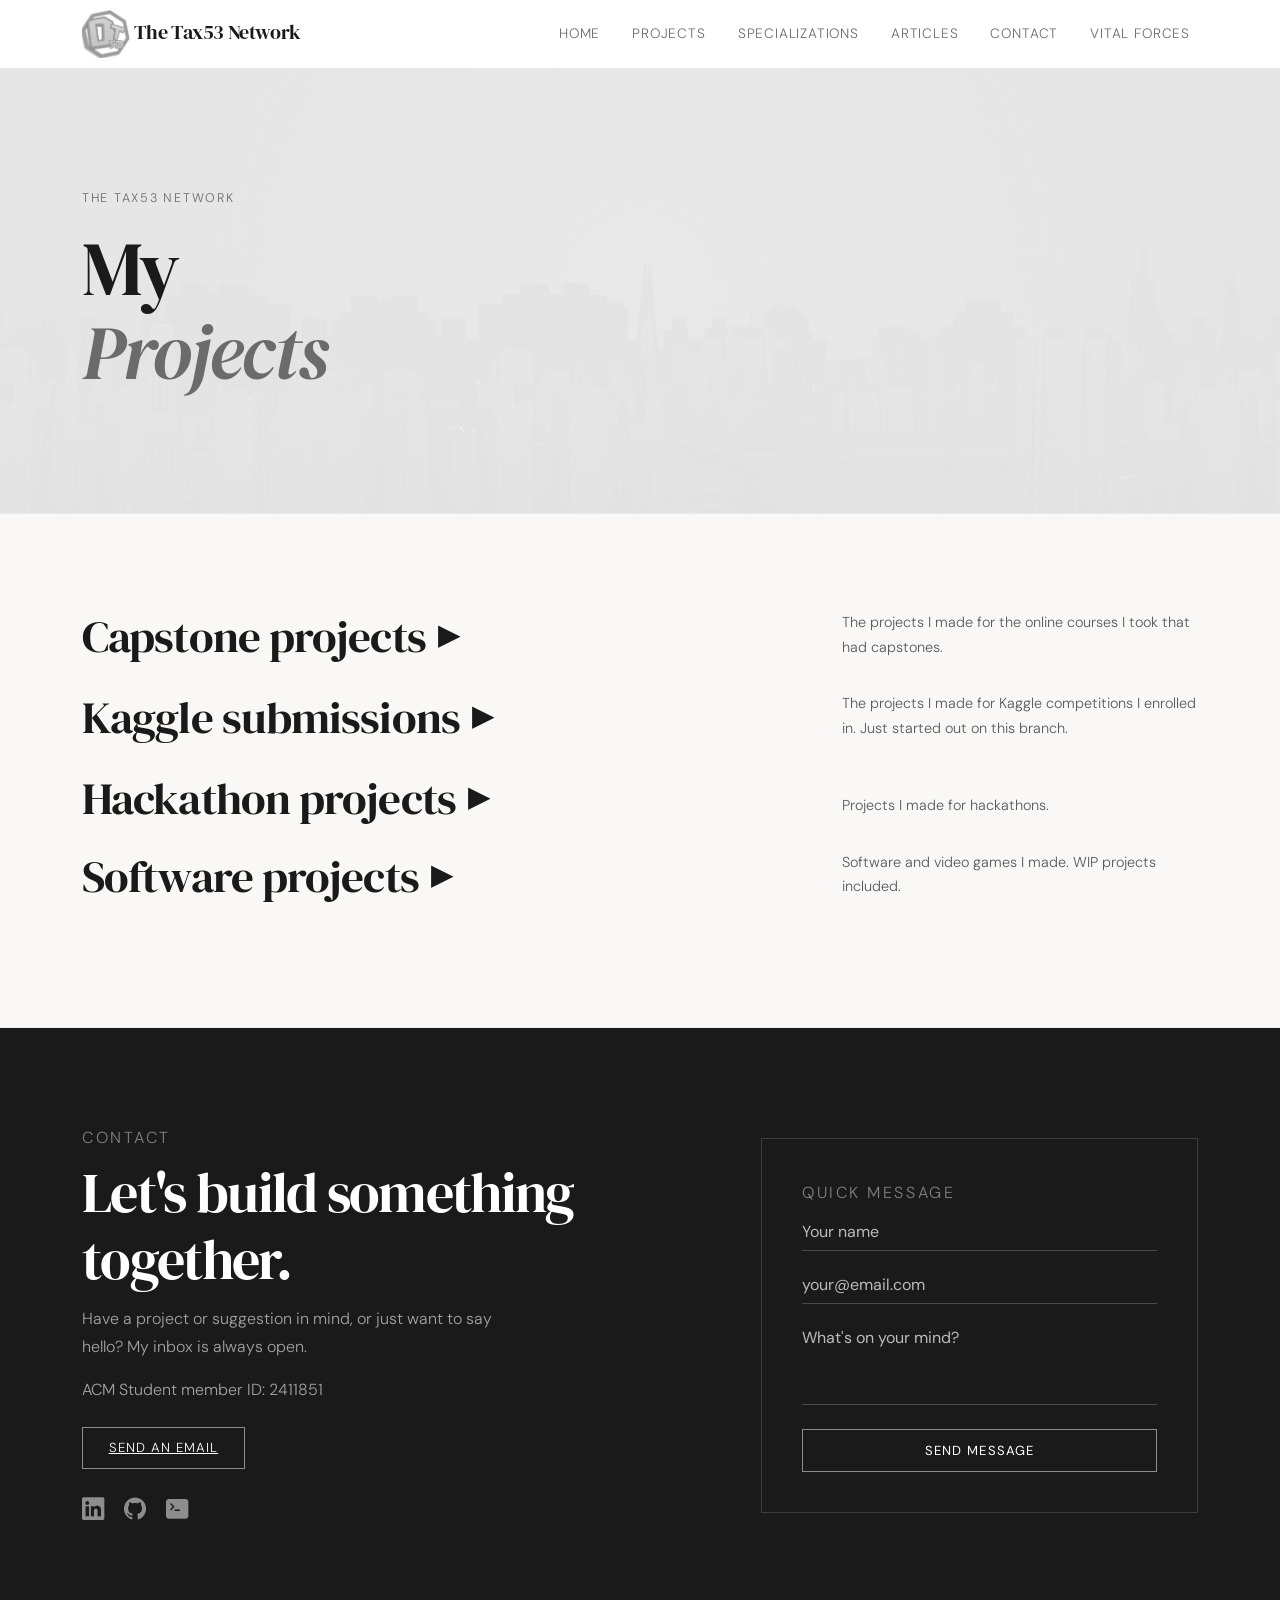
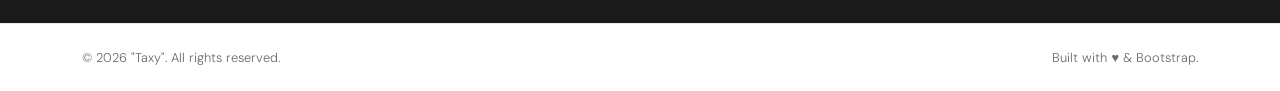
<file: projects.html>
<!DOCTYPE html>
<html lang="en">
<head>
  <meta charset="UTF-8" />
  <meta name="viewport" content="width=device-width, initial-scale=1.0" />
  <link rel="icon" type="image/png" href="Images/logo.png">
  <title>The Tax53 Network - Portfolio</title>
  <link href="https://cdn.jsdelivr.net/npm/bootstrap@5.3.3/dist/css/bootstrap.min.css" rel="stylesheet" />
  <link href="https://cdn.jsdelivr.net/npm/bootstrap-icons@1.11.3/font/bootstrap-icons.min.css" rel="stylesheet" />
  <link href="https://fonts.googleapis.com/css2?family=DM+Serif+Display:ital@0;1&family=DM+Sans:wght@300;400;500&display=swap" rel="stylesheet" />
  <link rel="stylesheet" href="CSS/Main.css">
</head>
<body>

  <!-- NAV -->
  <nav class="navbar navbar-expand-md sticky-top py-3">
    <div class="container">
      <a class="navbar-brand" href="https://tax53.net/">
        <img src="Images/logo-monochr.png" alt="The Tax53 Network" height="48">
        The Tax53 Network
      </a>
      <button class="navbar-toggler border-0" type="button" data-bs-toggle="collapse" data-bs-target="#navMenu">
        <span class="navbar-toggler-icon"></span>
      </button>
      <div class="collapse navbar-collapse" id="navMenu">
        <ul class="navbar-nav ms-auto gap-md-3">
          <li class="nav-item"><a class="nav-link" href="https://tax53.net/">Home</a></li>
          <li class="nav-item"><a class="nav-link" href="/projects">Projects</a></li>
          <li class="nav-item"><a class="nav-link" href="/specializations">Specializations</a></li>
          <li class="nav-item"><a class="nav-link" href="/research">Articles</a></li>
          <li class="nav-item"><a class="nav-link" href="#contact">Contact</a></li>
          <li class="nav-item"><a class="nav-link" href="/vital-forces">Vital Forces</a></li>
        </ul>
      </div>
    </div>
  </nav>

  <!-- HERO -->
  <section id="hero">
    <div class="container">
      <div class="row">
        <div class="col-lg-9">
          <p class="eyebrow">The Tax53 Network</p>
          <h1>My<br><em>Projects</em></h1>
          <p class="lead"></p>
        </div>
      </div>
    </div>
  </section>

  <!-- PROJECTS -->
<section id="projects">
  <div class="container">

    <!-- Capstone Projects -->
    <div class="row mb-3 fade-up">
      <div class="col-lg-6">
        <h2 class="category-toggle collapsed" data-bs-toggle="collapse" data-bs-target="#capstone-projects">
          Capstone projects <span class="toggle-icon">▾</span>
        </h2>
      </div>
      <div class="col-lg-4 offset-lg-2 d-flex align-items-end">
        <p class="text-muted" style="font-size:0.9rem; line-height:1.7">The projects I made for the online courses I took that had capstones.</p>
      </div>
    </div>
    <div class="collapse mb-5" id="capstone-projects">
      <div class="row g-4">
        <div class="col-md-6 col-lg-4 fade-up">
          <div class="project-card">
            <span class="project-tag">Game Design</span>
            <h3>Dawn</h3>
            <p>A high-concept game design document (and prototype) I made for the Michigan State University Game Design and Development course.</p>
            <a href="https://docs.google.com/document/d/1N34YMZ_vHl3EShhKC87-gcRP6LPkcHIzn97pQTsftk4/edit?usp=sharing" target="_blank" class="project-link">Document →</a>
            <a href="https://dt53.itch.io/early" target="_blank" class="project-link">Prototype →</a>
          </div>
        </div>
        <div class="col-md-6 col-lg-4 fade-up">
          <div class="project-card">
            <span class="project-tag">Data Analysis</span>
            <h3>Portfolio Performance Metrics</h3>
            <p>The Capstone Presentation made for the University of Penn course in Business and Financial Modeling.</p>
            <p>I compare the performance of a diversified portfolio against a single security.</p>
            <a href="https://drive.google.com/file/d/1GMFFAuSW0r4S4cVffI74_n_feCaWmOPj/view?usp=drive_link" target="_blank" class="project-link">Presentation →</a>
          </div>
        </div>
      </div>
    </div>

    <!-- Kaggle Submissions -->
    <div class="row mb-3 fade-up">
      <div class="col-lg-6">
        <h2 class="category-toggle collapsed" data-bs-toggle="collapse" data-bs-target="#kaggle-projects">
          Kaggle submissions <span class="toggle-icon">▾</span>
        </h2>
      </div>
      <div class="col-lg-4 offset-lg-2 d-flex align-items-end">
        <p class="text-muted" style="font-size:0.9rem; line-height:1.7">The projects I made for Kaggle competitions I enrolled in. Just started out on this branch.</p>
      </div>
    </div>
    <div class="collapse mb-5" id="kaggle-projects">
      <div class="row g-4">
        <div class="col-md-6 col-lg-4 fade-up">
          <div class="project-card">
            <span class="project-tag">Disaster Management</span>
            <h3>Vazhikatti</h3>
            <p>An AI powered dashboard that manages emergency resources, plans evacuation routes, and provides advice. Submission for the Gemma 4 Good Hackathon.</p>
            <a href="https://www.kaggle.com/competitions/gemma-4-good-hackathon/writeups/evacuation" target="_blank" class="project-link">Writeup →</a>
          </div>
        </div>
      </div>
    </div>

    <!-- Hackathon Projects -->
    <div class="row mb-3 fade-up">
      <div class="col-lg-6">
        <h2 class="category-toggle collapsed" data-bs-toggle="collapse" data-bs-target="#hackathon-projects">
          Hackathon projects <span class="toggle-icon">▾</span>
        </h2>
      </div>
      <div class="col-lg-4 offset-lg-2 d-flex align-items-end">
        <p class="text-muted" style="font-size:0.9rem; line-height:1.7">Projects I made for hackathons.</p>
      </div>
    </div>
    <div class="collapse mb-5" id="hackathon-projects">
      <div class="row g-4">
        <div class="col-md-6 col-lg-4 fade-up">
          <div class="project-card">
            <div class="d-flex gap-2 mb-3">
              <img src="Images/otomatiks.jpg" alt="Otomatiks" class="project-icon">
              <img src="Images/robotica.png" alt="Robotica" class="project-icon">
            </div>
            <h3>SafeStrider</h3>
            <p>A smart navigation assist belt designed for the visually impaired and blind.</p>
            <p>Winner ("Champion") at Otomatiks Robotica 2025 held at VIT Chennai among 133+ schools.</p>
            <a href="https://drive.google.com/file/d/1x6Lz59iqL8RzWMe4RRkQVB3uX3lgj0bw/view" target="_blank" class="project-link">Concept Document →</a>
          </div>
        </div>
        <div class="col-md-6 col-lg-4 fade-up">
          <div class="project-card">
            <div class="project-card-header">
              <img src="Images/sharktanksv.png" alt="Shark Tank @SV" class="project-icon">
              <h3>Kino-Volta (aka DynaVolta)</h3>
            </div>
            <p>A tile, that generates electricity. Inspired by the meme caption about power generating tiles in Shibuya Station.</p>
            <p>Winner at Shark Tank @SV 2024 (held at Srimati Indira Gandhi College), and finalist at Shiv Nadar University EduQuest ProjectX 2026.</p>
            <a href="https://www.canva.com/design/DAGiX0TXbfk/q-BfDWd2Gt1IqQ6Bk-1gJA/view" target="_blank" class="project-link">Presentation →</a>
            <a href="https://sites.google.com/view/dynavolta" target="_blank" class="project-link">Project Site →</a>
          </div>
        </div>
        <div class="col-md-6 col-lg-4 fade-up">
          <div class="project-card">
            <img src="Images/projectx.png" alt="ProjectX" class="project-icon">
            <h3>Pink Panther</h3>
            <p>A conceptual security framework that involves both the discreet broadcasting of SOS signals and efficient broadcasting of it to the concerned authorities.</p>
            <p>Finalist at Shiv Nadar University EduQuest ProjectX 2026.</p>
            <a href="https://canva.link/nn0q154ypsefzu3" target="_blank" class="project-link">Presentation →</a>
          </div>
        </div>
      </div>
    </div>

    <!-- Software Projects -->
    <div class="row mb-3 fade-up">
      <div class="col-lg-6">
        <h2 class="category-toggle collapsed" data-bs-toggle="collapse" data-bs-target="#software-projects">
          Software projects <span class="toggle-icon">▾</span>
        </h2>
      </div>
      <div class="col-lg-4 offset-lg-2 d-flex align-items-end">
        <p class="text-muted" style="font-size:0.9rem; line-height:1.7">Software and video games I made. WIP projects included.</p>
      </div>
    </div>
    <div class="collapse mb-5" id="software-projects">
      <div class="row g-4">
        <div class="col-md-6 col-lg-4 fade-up">
          <div class="project-card">
            <span class="project-tag">ML</span>
            <h3>Python ML Product Recommender</h3>
            <p>A machine learning model that recommends products based on a history of seen products.</p>
            <a href="https://colab.research.google.com/drive/1afgn9ezsmjL0Id7VKaxekOPgDPdNbtnd?usp=sharing" target="_blank" class="project-link">Project →</a>
          </div>
        </div>
        <div class="col-md-6 col-lg-4 fade-up">
          <div class="project-card">
            <span class="project-tag">Electronics/App development</span>
            <h3>Universal BT Remote</h3>
            <p>A simple Android app that I use to control projects I make with an Arduino and the HC-05 BT module.</p>
            <a href="https://dt53.itch.io/bluetooth-remote-for-android" target="_blank" class="project-link">Project →</a>
          </div>
        </div>
        <div class="col-md-6 col-lg-4 fade-up">
          <div class="project-card">
            <span class="project-tag">Web app</span>
            <h3>Magic Square Generator</h3>
            <p>A simple Magic square generator.</p>
            <a href="https://tax53.net/magicsquare" target="_blank" class="project-link">Project →</a>
          </div>
        </div>
        <div class="col-md-6 col-lg-4 fade-up">
          <div class="project-card">
            <div class="project-card-header">
              <img src="Images/vitalforces.png" alt="Vital Forces" class="project-icon">
              <h3>Vital Forces</h3>
            </div>
            <p>An online multiplayer FPS game in the online Lego-like MMO, ROBLOX. Project initially made on a whim by myself, now a group project with a few online pals of mine. Currently undergoing a revamp.</p>
            <a href="https://trello.com/b/uRVOW26k/vital-forces-2" target="_blank" class="project-link">Roadmap →</a>
            <a href="https://d.tax53.net/vital-forces" target="_blank" class="project-link">Vital Forces Site →</a>
          </div>
        </div>
        <div class="col-md-6 col-lg-4 fade-up">
          <div class="project-card">
            <span class="project-tag">Gaming</span>
            <h3>RPG</h3>
            <p>An RPG game I made in Unity as a learning exercise.</p>
            <a href="https://github.com/DTax53/rpg-proj-unity" target="_blank" class="project-link">Repository →</a>
          </div>
        </div>
        <div class="col-md-6 col-lg-4 fade-up">
          <div class="project-card">
            <span class="project-tag">Gaming</span>
            <h3>Scratch Projects</h3>
            <p>Various projects created using the Scratch programming language.</p>
            <a href="https://scratch.mit.edu/users/Sabarieswar" target="_blank" class="project-link">Projects →</a>
          </div>
        </div>
      </div>
    </div>
  </div>
</section>

  <!-- CONTACT -->
  <section id="contact">
    <div class="container">
      <div class="row align-items-center g-5">
        <div class="col-lg-6 fade-up">
          <p class="section-label">Contact</p>
          <h2>Let's build something together.</h2>
          <p>Have a project or suggestion in mind, or just want to say hello? My inbox is always open.</p>
          <p>ACM Student member ID: 2411851</p>
          <div class="d-flex gap-3 flex-wrap mt-4">
            <a href="mailto:sabarieswar@tax53.net" class="btn-light-outline">Send an Email</a>
          </div>
          <div class="mt-4">
            <a href="https://www.linkedin.com/in/sabarieswar-vimal-74496523a/" class="social-link" title="LinkedIn"><i class="bi bi-linkedin"></i></a>
            <a href="https://github.com/DTax53" class="social-link" title="GitHub"><i class="bi bi-github"></i></a>
            <a href="https://www.codingame.com/profile/083d21df0ebee014323d167b3ecb6af32968974" class="social-link" title="CodinGame"><i class="bi bi-terminal-fill"></i></a>
          </div>
        </div>
        <div class="col-lg-5 offset-lg-1 fade-up">
          <div style="border: 1px solid rgba(255,255,255,0.15); padding: 2.5rem;">
            <p class="section-label">Quick Message</p>

            <form action="https://formsubmit.co/sabarieswar@tax53.net" method="POST">

            <!-- Optional hidden settings -->
            <input type="hidden" name="_subject" value="New Portfolio Message">
            <input type="hidden" name="_captcha" value="false">

            <div class="mb-3">
              <input
                type="text"
                name="name"
                required
                class="form-control bg-transparent border-0 border-bottom rounded-0 text-white px-0"
                placeholder="Your name"
                style="border-color: rgba(255,255,255,0.2) !important; color: #fff; caret-color: #fff;" />
            </div>

            <div class="mb-3">
              <input
                type="email"
                name="email"
                required
                class="form-control bg-transparent border-0 border-bottom rounded-0 text-white px-0"
                placeholder="your@email.com"
                style="border-color: rgba(255,255,255,0.2) !important; color: #fff; caret-color: #fff;" />
            </div>

            <div class="mb-4">
              <textarea
                name="message"
                rows="3"
                required
                class="form-control bg-transparent border-0 border-bottom rounded-0 text-white px-0"
                placeholder="What's on your mind?"
                style="border-color: rgba(255,255,255,0.2) !important; resize: none; color: #fff; caret-color: #fff;"></textarea>
            </div>

            <button type="submit" class="btn-light-outline w-100">
              Send Message
            </button>

    </form>
</div>
        </div>
      </div>
    </div>
  </section>

  <!-- FOOTER -->
  <footer>
    <div class="container d-flex justify-content-between align-items-center flex-wrap gap-2">
      <span>© 2026 "Taxy". All rights reserved.</span>
      <span>Built with &hearts; &amp; Bootstrap.</span>
    </div>
  </footer>

  <script src="https://cdn.jsdelivr.net/npm/bootstrap@5.3.3/dist/js/bootstrap.bundle.min.js"></script>
  <script>
    // Scroll fade-in
    const observer = new IntersectionObserver((entries) => {
      entries.forEach((e, i) => {
        if (e.isIntersecting) {
          setTimeout(() => e.target.classList.add('visible'), i * 80);
          observer.unobserve(e.target);
        }
      });
    }, { threshold: 0.12 });
    document.querySelectorAll('.fade-up').forEach(el => observer.observe(el));

    // Smooth scroll
    document.querySelectorAll('a[href^="#"]').forEach(a => {
      a.addEventListener('click', e => {
        const target = document.querySelector(a.getAttribute('href'));
        if (target) { e.preventDefault(); target.scrollIntoView({ behavior: 'smooth' }); }
      });
    });
  </script>
</body>
</html>
</file>
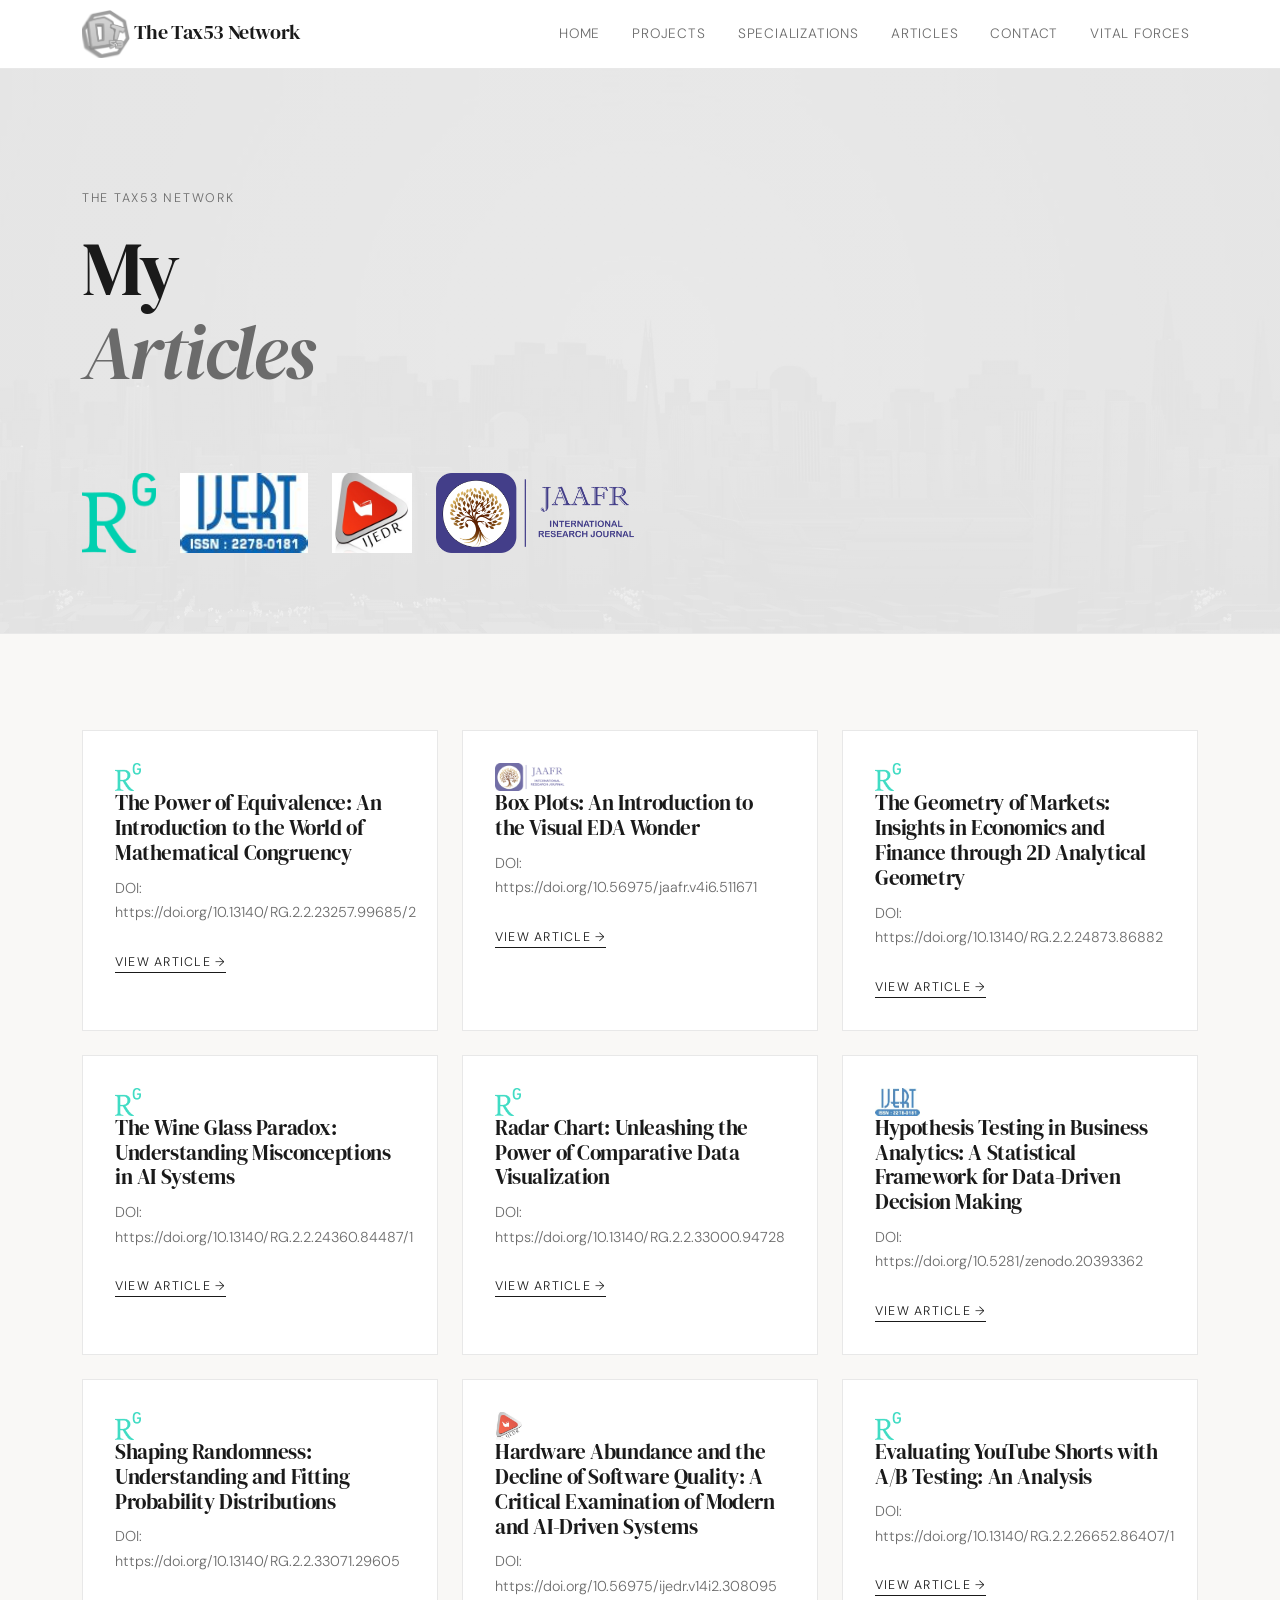
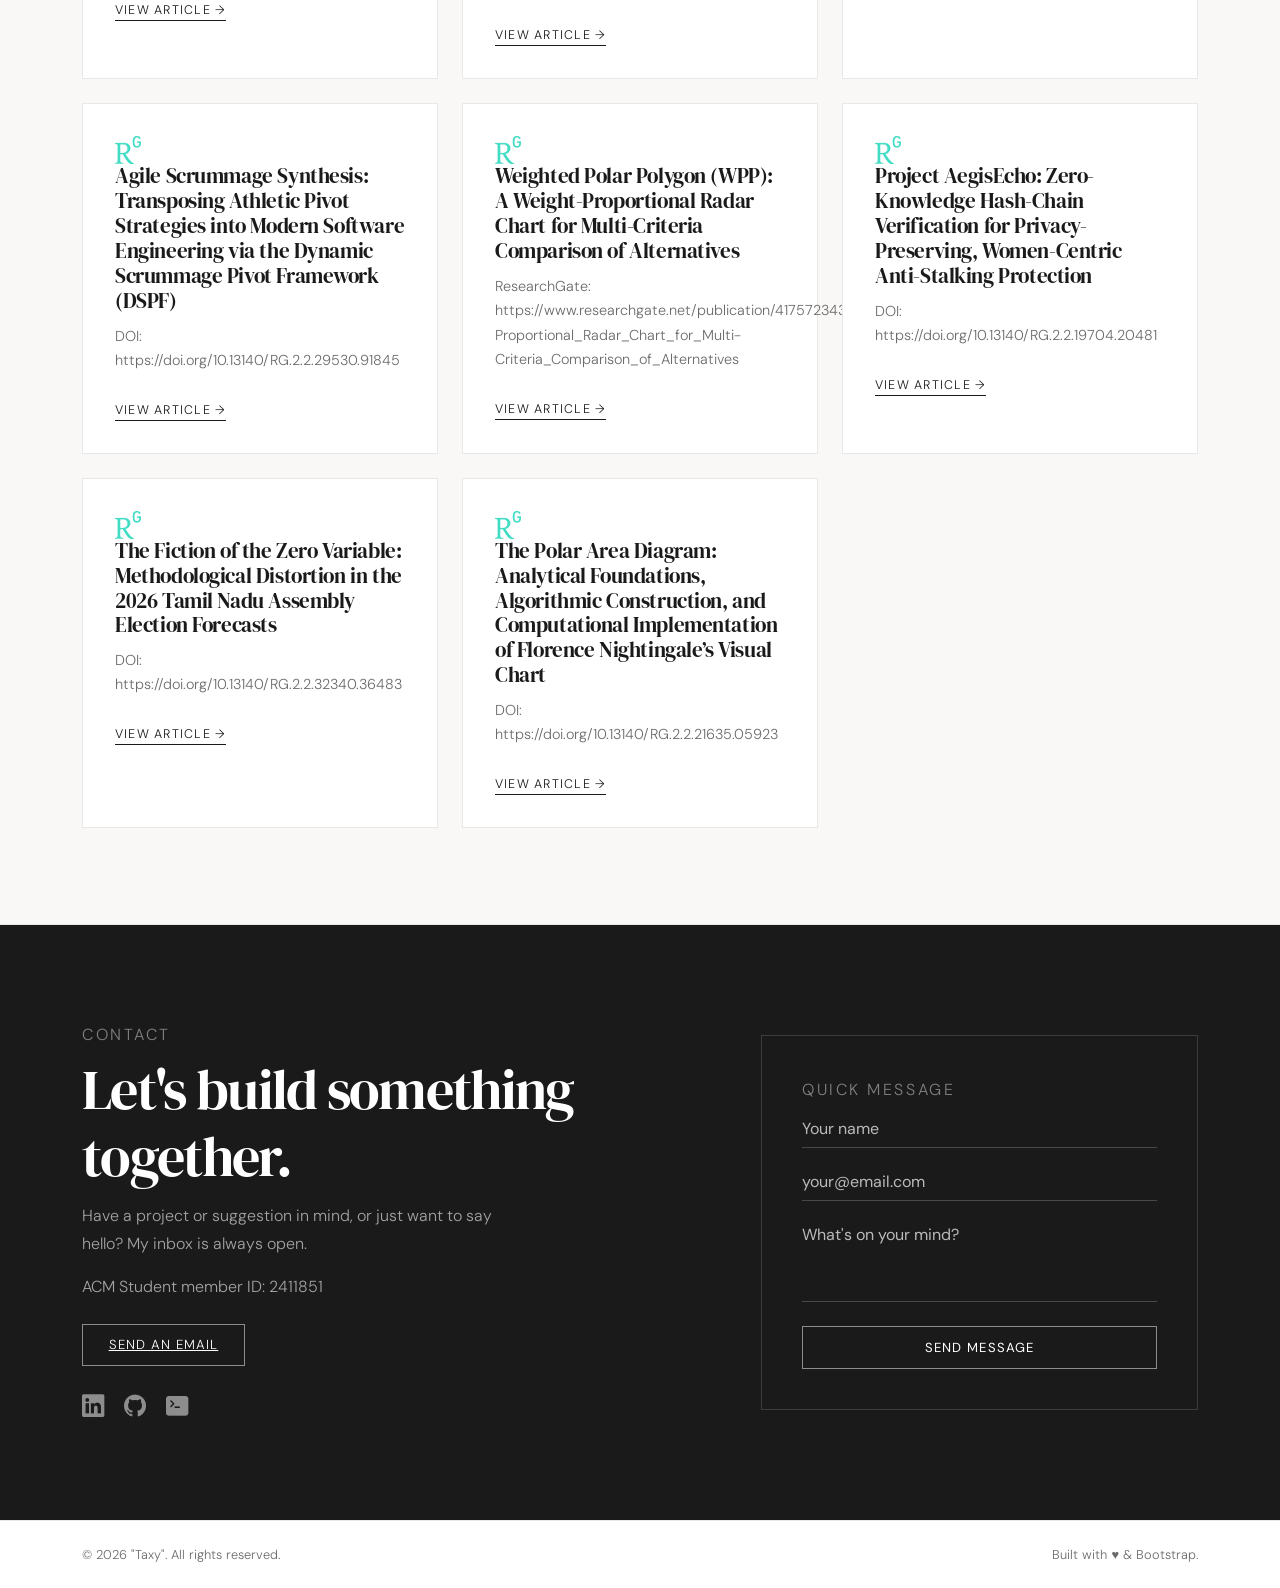
<file: research.html>
<!DOCTYPE html>
<html lang="en">

<head>
    <meta charset="UTF-8" />
    <meta name="viewport" content="width=device-width, initial-scale=1.0" />
    <link rel="icon" type="image/png" href="Images/logo.png">
    <title>The Tax53 Network - Articles</title>
    <link href="https://cdn.jsdelivr.net/npm/bootstrap@5.3.3/dist/css/bootstrap.min.css" rel="stylesheet" />
    <link href="https://cdn.jsdelivr.net/npm/bootstrap-icons@1.11.3/font/bootstrap-icons.min.css" rel="stylesheet" />
    <link href="https://fonts.googleapis.com/css2?family=DM+Serif+Display:ital@0;1&family=DM+Sans:wght@300;400;500&display=swap" rel="stylesheet" />
    <link rel="stylesheet" href="CSS/Main.css">
</head>

<body>

    <!-- NAV -->
    <nav class="navbar navbar-expand-md sticky-top py-3">
        <div class="container">
            <a class="navbar-brand" href="https://tax53.net/">
                <img src="Images/logo-monochr.png" alt="The Tax53 Network" height="48">
                The Tax53 Network
            </a>
            <button class="navbar-toggler border-0" type="button" data-bs-toggle="collapse" data-bs-target="#navMenu">
                <span class="navbar-toggler-icon"></span>
            </button>
            <div class="collapse navbar-collapse" id="navMenu">
                <ul class="navbar-nav ms-auto gap-md-3">
                    <li class="nav-item"><a class="nav-link" href="https://tax53.net/">Home</a></li>
                    <li class="nav-item"><a class="nav-link" href="/projects">Projects</a></li>
                    <li class="nav-item"><a class="nav-link" href="/specializations">Specializations</a></li>
                    <li class="nav-item"><a class="nav-link" href="/research">Articles</a></li>
                    <li class="nav-item"><a class="nav-link" href="#contact">Contact</a></li>
                    <li class="nav-item"><a class="nav-link" href="/vital-forces">Vital Forces</a></li>
                </ul>
            </div>
        </div>
    </nav>

    <!-- HERO -->
    <section id="hero">
        <div class="container">
            <div class="row">
                <div class="col-lg-9">
                    <p class="eyebrow">The Tax53 Network</p>
                    <h1>My<br><em>Articles</em></h1>
                    <p class="lead"></p>
                </div>
            </div>
            <div class="row">
                <div class="col-12">
                    <div class="hero-badges">
                        <img src="/Images/researchgate.png" alt="">
                        <img src="/Images/ijert.jpeg" alt="">
                        <img src="/Images/ijedr.png" alt="">
                        <img src="/Images/jaafr.png" alt="">
                    </div>
                </div>
            </div>
        </div>
    </section>

    <!-- PROJECTS -->
    <section id="projects">
        <div class="container">
            <div class="row g-4">

                <div class="col-md-6 col-lg-4 fade-up">
                    <div class="project-card">
                        <img src="Images/researchgate.png" alt="ResearchGate" class="project-icon">
                        <h3>The Power of Equivalence: An Introduction to the World of Mathematical Congruency</h3>
                        <p>DOI: https://doi.org/10.13140/RG.2.2.23257.99685/2</p>
                        <a href="https://doi.org/10.13140/RG.2.2.23257.99685/2" target="_blank" class="project-link">View Article →</a>
                    </div>
                </div>

                <div class="col-md-6 col-lg-4 fade-up">
                    <div class="project-card">
                        <img src="Images/jaafr.png" alt="ResearchGate" class="project-icon">
                        <h3>Box Plots: An Introduction to the Visual EDA Wonder</h3>
                        <p>DOI: https://doi.org/10.56975/jaafr.v4i6.511671</p>
                        <a href="https://doi.org/10.56975/jaafr.v4i6.511671" target="_blank" class="project-link">View Article →</a>
                    </div>
                </div>

                <div class="col-md-6 col-lg-4 fade-up">
                    <div class="project-card">
                        <img src="Images/researchgate.png" alt="ResearchGate" class="project-icon">
                        <h3>The Geometry of Markets: Insights in Economics and Finance through 2D Analytical Geometry</h3>
                        <p>DOI: https://doi.org/10.13140/RG.2.2.24873.86882</p>
                        <a href="https://doi.org/10.13140/RG.2.2.24873.86882" target="_blank" class="project-link">View Article →</a>
                    </div>
                </div>

                <div class="col-md-6 col-lg-4 fade-up">
                    <div class="project-card">
                        <img src="Images/researchgate.png" alt="ResearchGate" class="project-icon">
                        <h3>The Wine Glass Paradox: Understanding Misconceptions in AI Systems</h3>
                        <p>DOI: https://doi.org/10.13140/RG.2.2.24360.84487/1</p>
                        <a href="https://doi.org/10.13140/RG.2.2.24360.84487/1" target="_blank" class="project-link">View Article →</a>
                    </div>
                </div>

                <div class="col-md-6 col-lg-4 fade-up">
                    <div class="project-card">
                        <img src="Images/researchgate.png" alt="ResearchGate" class="project-icon">
                        <h3>Radar Chart: Unleashing the Power of Comparative Data Visualization</h3>
                        <p>DOI: https://doi.org/10.13140/RG.2.2.33000.94728</p>
                        <a href="https://doi.org/10.13140/RG.2.2.33000.94728" target="_blank" class="project-link">View Article →</a>
                    </div>
                </div>

                <div class="col-md-6 col-lg-4 fade-up">
                    <div class="project-card">
                        <img src="Images/ijert.jpeg" alt="IJERT" class="project-icon">
                        <h3>Hypothesis Testing in Business Analytics: A Statistical Framework for Data-Driven Decision Making</h3>
                        <p>DOI: https://doi.org/10.5281/zenodo.20393362</p>
                        <a href="https://doi.org/10.5281/zenodo.20393362" target="_blank" class="project-link">View Article →</a>
                    </div>
                </div>

                <div class="col-md-6 col-lg-4 fade-up">
                    <div class="project-card">
                        <img src="Images/researchgate.png" alt="ResearchGate" class="project-icon">
                        <h3>Shaping Randomness: Understanding and Fitting Probability Distributions</h3>
                        <p>DOI: https://doi.org/10.13140/RG.2.2.33071.29605</p>
                        <a href="https://doi.org/10.13140/RG.2.2.33071.29605" target="_blank" class="project-link">View Article →</a>
                    </div>
                </div>

                <div class="col-md-6 col-lg-4 fade-up">
                    <div class="project-card">
                        <img src="Images/ijedr.png" alt="IJEDR" class="project-icon">
                        <h3>Hardware Abundance and the Decline of Software Quality: A Critical Examination of Modern and AI-Driven Systems</h3>
                        <p>DOI: https://doi.org/10.56975/ijedr.v14i2.308095</p>
                        <a href="https://doi.org/10.56975/ijedr.v14i2.308095" target="_blank" class="project-link">View Article →</a>
                    </div>
                </div>

                <div class="col-md-6 col-lg-4 fade-up">
                    <div class="project-card">
                        <img src="Images/researchgate.png" alt="ResearchGate" class="project-icon">
                        <h3>Evaluating YouTube Shorts with A/B Testing: An Analysis</h3>
                        <p>DOI: https://doi.org/10.13140/RG.2.2.26652.86407/1</p>
                        <a href="https://doi.org/10.13140/RG.2.2.26652.86407/1" target="_blank" class="project-link">View Article →</a>
                    </div>
                </div>

                <div class="col-md-6 col-lg-4 fade-up">
                    <div class="project-card">
                        <img src="Images/researchgate.png" alt="ResearchGate" class="project-icon">
                        <h3>Agile Scrummage Synthesis: Transposing Athletic Pivot Strategies into Modern Software Engineering via the Dynamic Scrummage Pivot Framework (DSPF)</h3>
                        <p>DOI: https://doi.org/10.13140/RG.2.2.29530.91845</p>
                        <a href="https://doi.org/10.13140/RG.2.2.29530.91845" target="_blank" class="project-link">View Article →</a>
                    </div>
                </div>

                <div class="col-md-6 col-lg-4 fade-up">
                    <div class="project-card">
                        <img src="Images/researchgate.png" alt="ResearchGate" class="project-icon">
                        <h3>Weighted Polar Polygon (WPP): A Weight-Proportional Radar Chart for Multi-Criteria Comparison of Alternatives</h3>
                        <p>ResearchGate: https://www.researchgate.net/publication/417572343_Weighted_Polar_Polygon_WPP_A_Weight-Proportional_Radar_Chart_for_Multi-Criteria_Comparison_of_Alternatives</p>
                        <a href="https://www.researchgate.net/publication/417572343_Weighted_Polar_Polygon_WPP_A_Weight-Proportional_Radar_Chart_for_Multi-Criteria_Comparison_of_Alternatives" target="_blank" class="project-link">View Article →</a>
                    </div>
                </div>

                <div class="col-md-6 col-lg-4 fade-up">
                    <div class="project-card">
                        <img src="Images/researchgate.png" alt="ResearchGate" class="project-icon">
                        <h3>Project AegisEcho: Zero-Knowledge Hash-Chain Verification for Privacy-Preserving, Women-Centric Anti-Stalking Protection</h3>
                        <p>DOI: https://doi.org/10.13140/RG.2.2.19704.20481</p>
                        <a href="https://doi.org/10.13140/RG.2.2.19704.20481" target="_blank" class="project-link">View Article →</a>
                    </div>
                </div>

                <div class="col-md-6 col-lg-4 fade-up">
                    <div class="project-card">
                        <img src="Images/researchgate.png" alt="ResearchGate" class="project-icon">
                        <h3>The Fiction of the Zero Variable: Methodological Distortion in the 2026 Tamil Nadu Assembly Election Forecasts</h3>
                        <p>DOI: https://doi.org/10.13140/RG.2.2.32340.36483</p>
                        <a href="https://doi.org/10.13140/RG.2.2.32340.36483" target="_blank" class="project-link">View Article →</a>
                    </div>
                </div>

                <div class="col-md-6 col-lg-4 fade-up">
                    <div class="project-card">
                        <img src="Images/researchgate.png" alt="ResearchGate" class="project-icon">
                        <h3>The Polar Area Diagram: Analytical Foundations, Algorithmic Construction, and Computational Implementation of Florence Nightingale’s Visual Chart</h3>
                        <p>DOI: https://doi.org/10.13140/RG.2.2.21635.05923</p>
                        <a href="https://doi.org/10.13140/RG.2.2.21635.05923" target="_blank" class="project-link">View Article →</a>
                    </div>
                </div>

            </div>
        </div>
    </section>

    <!-- CONTACT -->
    <section id="contact">
        <div class="container">
            <div class="row align-items-center g-5">
                <div class="col-lg-6 fade-up">
                    <p class="section-label">Contact</p>
                    <h2>Let's build something together.</h2>
                    <p>Have a project or suggestion in mind, or just want to say hello? My inbox is always open.</p>
                    <p>ACM Student member ID: 2411851</p>
                    <div class="d-flex gap-3 flex-wrap mt-4">
                        <a href="mailto:sabarieswar@tax53.net" class="btn-light-outline">Send an Email</a>
                    </div>
                    <div class="mt-4">
                        <a href="https://www.linkedin.com/in/sabarieswar-vimal-74496523a/" class="social-link" title="LinkedIn"><i class="bi bi-linkedin"></i></a>
                        <a href="https://github.com/DTax53" class="social-link" title="GitHub"><i class="bi bi-github"></i></a>
                        <a href="https://www.codingame.com/profile/083d21df0ebee014323d167b3ecb6af32968974" class="social-link" title="CodinGame"><i class="bi bi-terminal-fill"></i></a>
                    </div>
                </div>
                <div class="col-lg-5 offset-lg-1 fade-up">
                    <div style="border: 1px solid rgba(255,255,255,0.15); padding: 2.5rem;">
                        <p class="section-label">Quick Message</p>
                        <form action="https://formsubmit.co/sabarieswar@tax53.net" method="POST">
                            <!-- Optional hidden settings -->
                            <input type="hidden" name="_subject" value="New Portfolio Message">
                            <input type="hidden" name="_captcha" value="false">
                            <div class="mb-3">
                                <input
                                    type="text"
                                    name="name"
                                    required
                                    class="form-control bg-transparent border-0 border-bottom rounded-0 text-white px-0"
                                    placeholder="Your name"
                                    style="border-color: rgba(255,255,255,0.2) !important; color: #fff; caret-color: #fff;" />
                            </div>
                            <div class="mb-3">
                                <input
                                    type="email"
                                    name="email"
                                    required
                                    class="form-control bg-transparent border-0 border-bottom rounded-0 text-white px-0"
                                    placeholder="your@email.com"
                                    style="border-color: rgba(255,255,255,0.2) !important; color: #fff; caret-color: #fff;" />
                            </div>
                            <div class="mb-4">
                                <textarea
                                    name="message"
                                    rows="3"
                                    required
                                    class="form-control bg-transparent border-0 border-bottom rounded-0 text-white px-0"
                                    placeholder="What's on your mind?"
                                    style="border-color: rgba(255,255,255,0.2) !important; resize: none; color: #fff; caret-color: #fff;"></textarea>
                            </div>
                            <button type="submit" class="btn-light-outline w-100">
                                Send Message
                            </button>
                        </form>
                    </div>
                </div>
            </div>
        </div>
    </section>

    <!-- FOOTER -->
    <footer>
        <div class="container d-flex justify-content-between align-items-center flex-wrap gap-2">
            <span>© 2026 "Taxy". All rights reserved.</span>
            <span>Built with &hearts; &amp; Bootstrap.</span>
        </div>
    </footer>

    <script src="https://cdn.jsdelivr.net/npm/bootstrap@5.3.3/dist/js/bootstrap.bundle.min.js"></script>
    <script>
        // Scroll fade-in
        const observer = new IntersectionObserver((entries) => {
            entries.forEach((e, i) => {
                if (e.isIntersecting) {
                    setTimeout(() => e.target.classList.add('visible'), i * 80);
                    observer.unobserve(e.target);
                }
            });
        }, { threshold: 0.12 });
        document.querySelectorAll('.fade-up').forEach(el => observer.observe(el));

        // Smooth scroll
        document.querySelectorAll('a[href^="#"]').forEach(a => {
            a.addEventListener('click', e => {
                const target = document.querySelector(a.getAttribute('href'));
                if (target) { e.preventDefault(); target.scrollIntoView({ behavior: 'smooth' }); }
            });
        });
    </script>
</body>

</html>
</file>
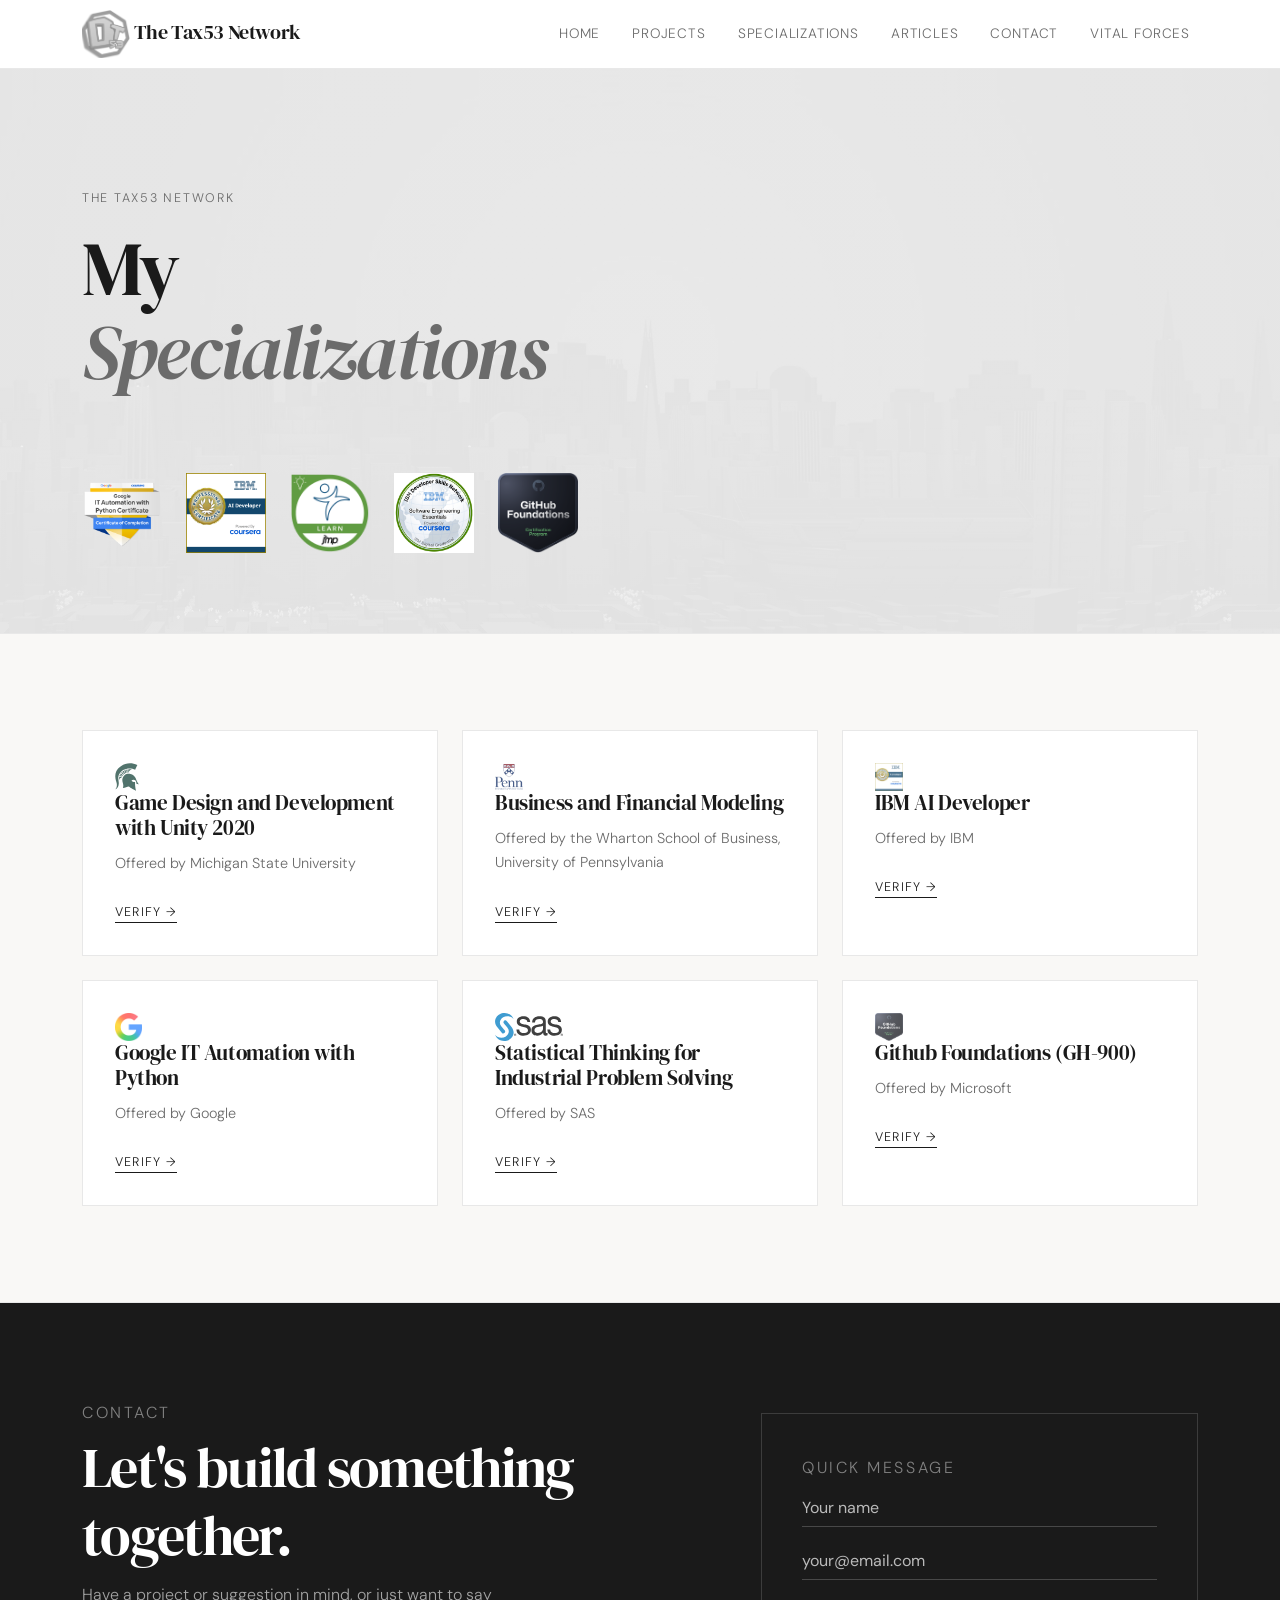
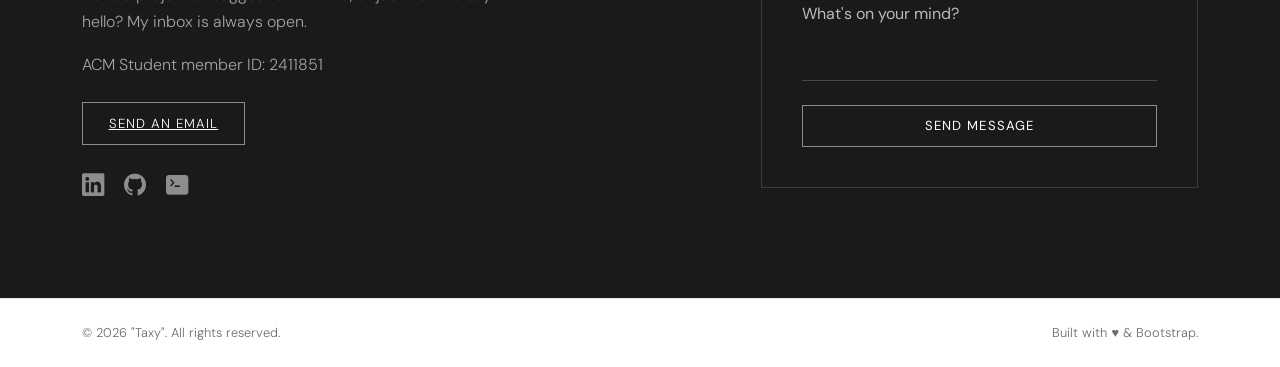
<file: specializations.html>
<!DOCTYPE html>
<html lang="en">
<head>
  <meta charset="UTF-8" />
  <meta name="viewport" content="width=device-width, initial-scale=1.0" />
  <link rel="icon" type="image/png" href="Images/logo.png">
  <title>The Tax53 Network - Articles</title>
  <link href="https://cdn.jsdelivr.net/npm/bootstrap@5.3.3/dist/css/bootstrap.min.css" rel="stylesheet" />
  <link href="https://cdn.jsdelivr.net/npm/bootstrap-icons@1.11.3/font/bootstrap-icons.min.css" rel="stylesheet" />
  <link href="https://fonts.googleapis.com/css2?family=DM+Serif+Display:ital@0;1&family=DM+Sans:wght@300;400;500&display=swap" rel="stylesheet" />
  <link rel="stylesheet" href="CSS/Main.css">
</head>
<body>

  <!-- NAV -->
  <nav class="navbar navbar-expand-md sticky-top py-3">
    <div class="container">
      <a class="navbar-brand" href="https://tax53.net/">
        <img src="Images/logo-monochr.png" alt="The Tax53 Network" height="48">
        The Tax53 Network
      </a>
      <button class="navbar-toggler border-0" type="button" data-bs-toggle="collapse" data-bs-target="#navMenu">
        <span class="navbar-toggler-icon"></span>
      </button>
      <div class="collapse navbar-collapse" id="navMenu">
        <ul class="navbar-nav ms-auto gap-md-3">
          <li class="nav-item"><a class="nav-link" href="https://tax53.net/">Home</a></li>
          <li class="nav-item"><a class="nav-link" href="/projects">Projects</a></li>
          <li class="nav-item"><a class="nav-link" href="/specializations">Specializations</a></li>
          <li class="nav-item"><a class="nav-link" href="/research">Articles</a></li>
          <li class="nav-item"><a class="nav-link" href="#contact">Contact</a></li>
          <li class="nav-item"><a class="nav-link" href="/vital-forces">Vital Forces</a></li>
        </ul>
      </div>
    </div>
  </nav>

  <!-- HERO -->
  <section id="hero">
    <div class="container">
      <div class="row">
        <div class="col-lg-9">
          <p class="eyebrow">The Tax53 Network</p>
          <h1>My<br><em>Specializations</em></h1>
          <p class="lead"></p>
        </div>
      </div>
      <div class="row">
      <div class="col-12">
        <div class="hero-badges">
          <img src="/Images/Badges/Google.png" alt="">
          <img src="/Images/Badges/IBM1.png" alt="">
          <img src="/Images/Badges/JMP.png" alt="">
          <img src="/Images/Badges/IBM2.png" alt="">
          <img src="/Images/Badges/GH-900.png" alt="">
        </div>
      </div>
    </div>
    </div>
  </section>

  <!-- PROJECTS -->
  <section id="projects">
    <div class="container">
      <div class="row g-4">
        <div class="col-md-6 col-lg-4 fade-up">
          <div class="project-card">
            <img src="Images/MSU.svg" alt="Michigan State University" class="project-icon">
            <h3>Game Design and Development with Unity 2020</h3>
            <p>Offered by Michigan State University</p>
            <a href="https://www.coursera.org/account/accomplishments/specialization/R8W2MHQNQ9B2" target="_blank" class="project-link">Verify →</a>
          </div>
        </div>
        <div class="col-md-6 col-lg-4 fade-up">
          <div class="project-card">
            <img src="Images/Penn.png" alt="Penn" class="project-icon">
            <h3>Business and Financial Modeling</h3>
            <p>Offered by the Wharton School of Business, University of Pennsylvania</p>
            <a href="https://www.coursera.org/account/accomplishments/specialization/QCIKWMBUVG3I" target="_blank" class="project-link">Verify →</a>
          </div>
        </div>
        <div class="col-md-6 col-lg-4 fade-up">
          <div class="project-card">
            <img src="Images/Badges/IBM1.png" alt="IBM" class="project-icon">
            <h3>IBM AI Developer</h3>
            <p>Offered by IBM</p>
            <a href="https://www.coursera.org/account/accomplishments/professional-cert/KW334T52P5VT" target="_blank" class="project-link">Verify →</a>
          </div>
        </div>
        <div class="col-md-6 col-lg-4 fade-up">
          <div class="project-card">
            <img src="Images/google.webp" alt="Google" class="project-icon">
            <h3>Google IT Automation with Python</h3>
            <p>Offered by Google</p>
            <a href="https://www.coursera.org/account/accomplishments/professional-cert/YYYLHJHGDHQ4" target="_blank" class="project-link">Verify →</a>
          </div>
        </div>
        <div class="col-md-6 col-lg-4 fade-up">
          <div class="project-card">
            <img src="Images/SAS.svg" alt="SAS" class="project-icon">
            <h3>Statistical Thinking for Industrial Problem Solving</h3>
            <p>Offered by SAS</p>
            <a href="https://www.credly.com/badges/505121fe-b119-477e-bf4f-4841d2991d4d/public_url" target="_blank" class="project-link">Verify →</a>
          </div>
        </div>
        <div class="col-md-6 col-lg-4 fade-up">
          <div class="project-card">
            <img src="Images/Badges/GH-900.png" alt="Microsoft" class="project-icon">
            <h3>Github Foundations (GH-900)</h3>
            <p>Offered by Microsoft</p>
            <a href="https://learn.microsoft.com/api/credentials/share/en-us/Sab-8641/BCA50B1BA24D2301?sharingId=89D51423AC7FD4BB" target="_blank" class="project-link">Verify →</a>
          </div>
        </div>
      </div>
    </div>
  </section>

  <!-- CONTACT -->
  <section id="contact">
    <div class="container">
      <div class="row align-items-center g-5">
        <div class="col-lg-6 fade-up">
          <p class="section-label">Contact</p>
          <h2>Let's build something together.</h2>
          <p>Have a project or suggestion in mind, or just want to say hello? My inbox is always open.</p>
          <p>ACM Student member ID: 2411851</p>
          <div class="d-flex gap-3 flex-wrap mt-4">
            <a href="mailto:sabarieswar@tax53.net" class="btn-light-outline">Send an Email</a>
          </div>
          <div class="mt-4">
            <a href="https://www.linkedin.com/in/sabarieswar-vimal-74496523a/" class="social-link" title="LinkedIn"><i class="bi bi-linkedin"></i></a>
            <a href="https://github.com/DTax53" class="social-link" title="GitHub"><i class="bi bi-github"></i></a>
            <a href="https://www.codingame.com/profile/083d21df0ebee014323d167b3ecb6af32968974" class="social-link" title="CodinGame"><i class="bi bi-terminal-fill"></i></a>
          </div>
        </div>
        <div class="col-lg-5 offset-lg-1 fade-up">
          <div style="border: 1px solid rgba(255,255,255,0.15); padding: 2.5rem;">
            <p class="section-label">Quick Message</p>

            <form action="https://formsubmit.co/sabarieswar@tax53.net" method="POST">

            <!-- Optional hidden settings -->
            <input type="hidden" name="_subject" value="New Portfolio Message">
            <input type="hidden" name="_captcha" value="false">

            <div class="mb-3">
              <input
                type="text"
                name="name"
                required
                class="form-control bg-transparent border-0 border-bottom rounded-0 text-white px-0"
                placeholder="Your name"
                style="border-color: rgba(255,255,255,0.2) !important; color: #fff; caret-color: #fff;" />
            </div>

            <div class="mb-3">
              <input
                type="email"
                name="email"
                required
                class="form-control bg-transparent border-0 border-bottom rounded-0 text-white px-0"
                placeholder="your@email.com"
                style="border-color: rgba(255,255,255,0.2) !important; color: #fff; caret-color: #fff;" />
            </div>

            <div class="mb-4">
              <textarea
                name="message"
                rows="3"
                required
                class="form-control bg-transparent border-0 border-bottom rounded-0 text-white px-0"
                placeholder="What's on your mind?"
                style="border-color: rgba(255,255,255,0.2) !important; resize: none; color: #fff; caret-color: #fff;"></textarea>
            </div>

            <button type="submit" class="btn-light-outline w-100">
              Send Message
            </button>

    </form>
</div>
        </div>
      </div>
    </div>
  </section>

  <!-- FOOTER -->
  <footer>
    <div class="container d-flex justify-content-between align-items-center flex-wrap gap-2">
      <span>© 2026 "Taxy". All rights reserved.</span>
      <span>Built with &hearts; &amp; Bootstrap.</span>
    </div>
  </footer>

  <script src="https://cdn.jsdelivr.net/npm/bootstrap@5.3.3/dist/js/bootstrap.bundle.min.js"></script>
  <script>
    // Scroll fade-in
    const observer = new IntersectionObserver((entries) => {
      entries.forEach((e, i) => {
        if (e.isIntersecting) {
          setTimeout(() => e.target.classList.add('visible'), i * 80);
          observer.unobserve(e.target);
        }
      });
    }, { threshold: 0.12 });
    document.querySelectorAll('.fade-up').forEach(el => observer.observe(el));

    // Smooth scroll
    document.querySelectorAll('a[href^="#"]').forEach(a => {
      a.addEventListener('click', e => {
        const target = document.querySelector(a.getAttribute('href'));
        if (target) { e.preventDefault(); target.scrollIntoView({ behavior: 'smooth' }); }
      });
    });
  </script>
</body>
</html>
</file>
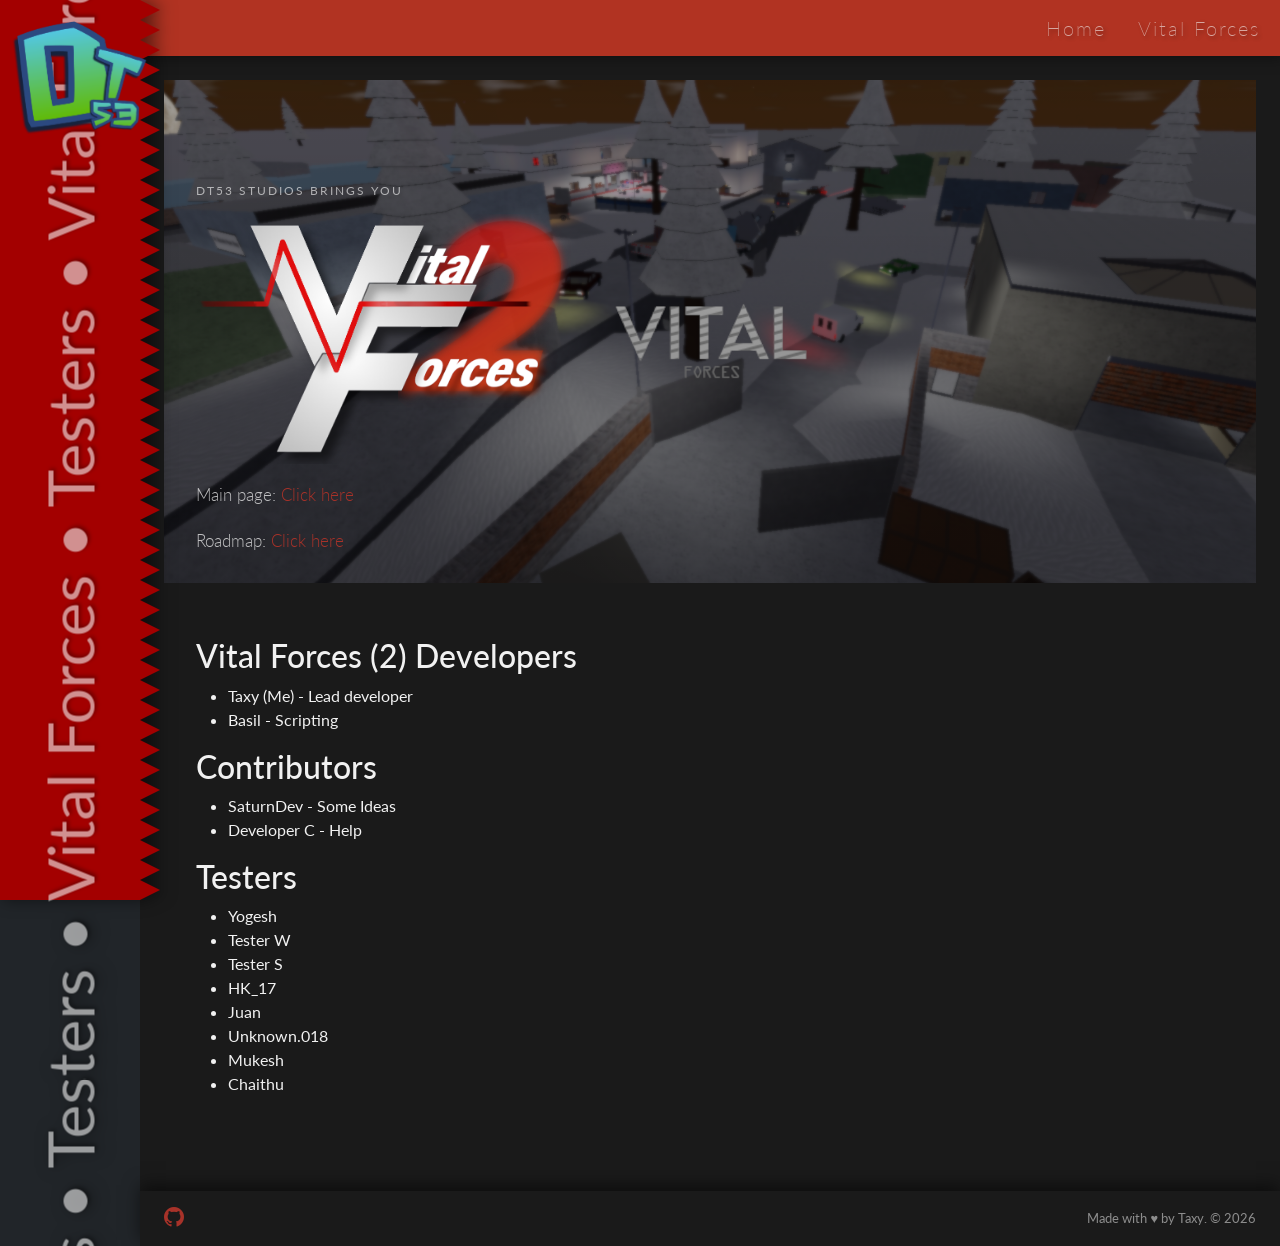
<file: vital-forces/testers.html>
<!doctype html>
<html lang="en" data-bs-theme="dark">
  <head>
    <meta charset="utf-8">
    <meta name="viewport" content="width=device-width, initial-scale=1.0">
    
    <!-- Open Graph embed -->
    <meta property="og:type" content="website">
    <meta property="og:url" content="https://tax53.net/vital-forces">
    <meta property="og:title" content="VF2 Testers - The Tax53 Network">
    <meta property="og:description" content="Hi.">
    <meta property="og:image" content="https://tax53.net/Images/VitalForces/Logo.png">
    
    <title>Vital Forces - The Tax53 Network</title>
    
    <link href="https://cdn.jsdelivr.net/npm/bootstrap@5.3.3/dist/css/bootstrap.min.css" rel="stylesheet">
    <link href="https://fonts.googleapis.com/css2?family=Lato:wght@200;300;400&display=swap" rel="stylesheet">
    <link href="https://cdn.jsdelivr.net/npm/bootstrap-icons@1.13.1/font/bootstrap-icons.min.css" rel="stylesheet">
    <link rel="icon" type="image/png" href="/Images/logo.png">
    <link rel="stylesheet" href="/CSS/MainWSidebar.css">
  </head>
  
  <body class="theme-vf">
    <!-- SIDEBAR -->
    <aside id="sidenav">
      <img id="logo" src="/Images/logo.png" alt="Logo">
      <div class="marquee-wrapper">
        <div class="marquee" id="marquee">
          <span id="marquee-text">• Vital Forces • Testers • Vital Forces • Testers • Vital Forces • Testers</span>
        </div>
      </div>
      <div class="sidenav-edge"></div>
    </aside>

    <!-- PAGE WRAPPER -->
    <div id="page-wrapper">
      <header id="site-header">
      <nav id="nav" class="navbar navbar-expand-lg">
        <div class="container-fluid">
        <!-- <img id="nav-logo" src="/Images/logo.png" alt="Logo" height="36"> -->
        <button class="navbar-toggler border-0 ms-auto" type="button" data-bs-toggle="collapse" data-bs-target="#nav-links">
          <span class="navbar-toggler-icon"></span>
        </button>
        <div class="collapse navbar-collapse" id="nav-links">
          <ul class="navbar-nav ms-auto gap-lg-3">
          </ul>
        </div>
        </div>
      </nav>
      <nav id="subnav" class="navbar navbar-expand-lg">
        <div class="container-fluid">
        <button class="navbar-toggler border-0 ms-auto" type="button" data-bs-toggle="collapse" data-bs-target="#subnav-links">
          <span class="navbar-toggler-icon"></span>
        </button>
        <div class="collapse navbar-collapse" id="subnav-links">
          <ul class="navbar-nav ms-auto gap-lg-3">
          </ul>
        </div>
        </div>
      </nav>
      </header>

      <main id="main-content" class="p-4">
        <!-- HERO -->
        <section id="hero">
          <div id="hero-content">
            <p class="eyebrow">DT53 studios brings you</p>
            <!-- <h1>Vital Forces 2</h1> -->
            <img src="/Images/VitalForces/Logo.png" alt="Vital Forces (2)" id="hero-logo">
            <p class="lead">Main page: <a href="/vital-forces">Click here</a></p>
            <p class="lead">Roadmap: <a href="https://trello.com/b/uRVOW26k/vital-forces-2" target="_blank">Click here</a></p>
          </div>
        </section>

        <section id="list">
          <h2>Vital Forces (2) Developers</h2>
          <ul>
            <li>Taxy (Me) - Lead developer</li>
            <li>Basil - Scripting</li>
          </ul>
          <h2>Contributors</h2>
          <ul>
            <li>SaturnDev - Some Ideas</li>
            <li>Developer C - Help</li>
          </ul>
          <h2>Testers</h2>
          <ul>
            <li>Yogesh</li>
            <li>Tester W</li>
            <li>Tester S</li>
            <li>HK_17</li>
            <li>Juan</li>
            <li>Unknown.018</li>
            <li>Mukesh</li>
            <li>Chaithu</li>
          </ul>
        </section>
      </main>

      <footer id="site-footer">
        <div class="d-flex justify-content-between align-items-center">
        <div class="d-flex gap-3">
          <a href="https://github.com/DTax53" target="_blank" rel="noopener noreferrer"><i class="bi bi-github"></i></a>
          <a href="https://bsky.app/profile/tax53.net" target="_blank" rel="noopener noreferrer"><i class="bi bi-bluesky"></i></a>
        </div>
        <span>Made with ♥ by Taxy. © 2026</span>
        </div>
      </footer>
    </div>

    <script src="https://cdn.jsdelivr.net/npm/bootstrap@5.3.3/dist/js/bootstrap.bundle.min.js"></script>

    <script>
      // Main nav — same on every page, so define it once here
      window.navLinks = [
        { label: "Home", href: "/" },
        { label: "Vital Forces", href: "/vital-forces" },
      ];

      // Subnav — specific to this page. Remove if not needed.
      // window.subnavLinks = [
      //   { label: "Overview", href: "#overview" },
      //   { label: "What's different?", href: "#why-vf" },
      //   { label: "Game Modes", href: "#gamemodes" },
      //   { label: "Trello", href: "https://trello.com/b/uRVOW26k/vital-forces-2", newtab:true },
      // ];
    </script>
    
    <script src="/JS/gallery.js"></script>
    <script src="/JS/subnav.js"></script>
    <script src="/JS/marquee.js"></script>
  </body>
</html>
</file>
<file: CSS/Main.css>
:root {
        --accent: #1a1a1a;
        --muted: #6b6b6b;
        --border: #e8e8e8;
        --bg-soft: #f9f8f6;
    }

    * { box-sizing: border-box; }

    body {
        font-family: 'DM Sans', sans-serif;
        font-weight: 300;
        color: #1a1a1a;
        background: #fff;
    }

    h1, h2, h3 {
        font-family: 'DM Serif Display', serif;
        font-weight: 400;
    }

    /* 404 PAGE */
    body.page-404 {
        display: flex;
        flex-direction: column;
        min-height: 100vh;
    }

    body.page-404 #hero {
        flex: 1;
        display: flex;
        align-items: center;
    }

    /* NAV */
    .navbar {
        border-bottom: 1px solid var(--border);
        background: rgba(255,255,255,0.95) !important;
        backdrop-filter: blur(8px);
        padding-top: 0.3rem !important;
        padding-bottom: 0.3rem !important;
    }

    .navbar-brand {
        font-family: 'DM Serif Display', serif;
        font-size: 1.25rem;
        color: var(--accent) !important;
        letter-spacing: -0.02em;
    }

    .nav-link {
        font-size: 0.85rem;
        letter-spacing: 0.06em;
        text-transform: uppercase;
        color: var(--muted) !important;
        transition: color 0.2s;
    }

    .nav-link:hover { 
        color: var(--accent) !important; 
    }

    /* HERO */
    #hero {
        padding: 120px 0 80px;
        border-bottom: 1px solid var(--border);
        background-image: linear-gradient(rgba(255,255,255,0.65), rgba(255,255,255,0.65)), url("../Images/AnimatedLanding.png");
        background-size: cover;
        background-position: center;
        background-repeat: no-repeat;
    }

    #hero .eyebrow {
        font-size: 0.78rem;
        letter-spacing: 0.14em;
        text-transform: uppercase;
        color: var(--muted);
        margin-bottom: 1.25rem;
    }

    #hero h1 {
        font-size: clamp(2.8rem, 6vw, 5rem);
        line-height: 1.08;
        letter-spacing: -0.03em;
        margin-bottom: 1.5rem;
    }

    #hero h1 em {
        font-style: italic;
        color: var(--muted);
    }

    #hero .lead {
        font-size: 1.05rem;
        color: var(--muted);
        max-width: 480px;
        line-height: 1.7;
        margin-bottom: 2.5rem;
    }

    .btn-dark-outline {
        border: 1.5px solid var(--accent);
        color: var(--accent);
        background: transparent;
        font-size: 0.82rem;
        letter-spacing: 0.08em;
        text-transform: uppercase;
        padding: 0.65rem 1.6rem;
        border-radius: 0;
        transition: all 0.2s;
    }

    .btn-dark-outline:hover {
        background: var(--accent);
        color: #fff;
    }

    .btn-dark-fill {
        background: var(--accent);
        color: #fff;
        font-size: 0.82rem;
        letter-spacing: 0.08em;
        text-transform: uppercase;
        padding: 0.65rem 1.6rem;
        border-radius: 0;
        border: 1.5px solid var(--accent);
        transition: all 0.2s;
    }

    .btn-dark-fill:hover {
        background: transparent;
        color: var(--accent);
    }

    .hero-badges {
  display: flex;
  align-items: center;
  gap: 1.5rem;
  margin-top: 2.5rem;
  flex-wrap: wrap;
}

.hero-badges img {
  height: 5em;
  width: auto;
  object-fit: contain;
}

    /* ABOUT */
    #about {
        padding: 96px 0;
        border-bottom: 1px solid var(--border);
    }

    .section-label {
        font-size: 0.72rem;
        letter-spacing: 0.16em;
        text-transform: uppercase;
        color: var(--muted);
        margin-bottom: 0.5rem;
    }

    #about h2 {
        font-size: clamp(1.8rem, 3.5vw, 2.8rem);
        letter-spacing: -0.02em;
        line-height: 1.2;
        margin-bottom: 1.5rem;
    }

    #about p {
        color: var(--muted);
        line-height: 1.8;
        font-size: 1rem;
    }

    .stat-block {
        border-top: 1.5px solid var(--accent);
        padding-top: 1rem;
        margin-top: 2rem;
    }

    .stat-number {
        font-family: 'DM Serif Display', serif;
        font-size: 2.6rem;
        line-height: 1;
        letter-spacing: -0.03em;
    }

    .stat-label {
        font-size: 0.78rem;
        letter-spacing: 0.08em;
        text-transform: uppercase;
        color: var(--muted);
        margin-top: 0.3rem;
    }

    /* PROJECTS */
#projects .category-toggle.collapsed .toggle-icon {
  transform: rotate(-90deg);
}

.toggle-icon {
  transition: transform 0.2s ease;
  display: inline-block;
  font-size: clamp(2.8rem, 3.5vw, 3.8rem);
}

    #projects {
        padding: 96px 0;
        background: var(--bg-soft);
        border-bottom: 1px solid var(--border);
    }

    #projects h2 {
        font-size: clamp(1.8rem, 3.5vw, 2.8rem);
        letter-spacing: -0.02em;
        margin-bottom: 0.5rem;
    }

    .project-card {
        background: #fff;
        border: 1px solid var(--border);
        padding: 2rem;
        transition: border-color 0.2s, transform 0.2s;
        height: 100%;
    }

    .project-card:hover {
        border-color: var(--accent);
        transform: translateY(-3px);
    }

    .project-tag {
        font-size: 0.7rem;
        letter-spacing: 0.1em;
        text-transform: uppercase;
        color: var(--muted);
        border: 1px solid var(--border);
        padding: 0.2rem 0.55rem;
        display: inline-block;
        margin-bottom: 1rem;
    }

    .project-card h3 {
        font-size: 1.3rem;
        letter-spacing: -0.02em;
        margin-bottom: 0.6rem;
    }

    .project-card p {
        font-size: 0.9rem;
        color: var(--muted);
        line-height: 1.7;
        margin-bottom: 1.5rem;
    }

    .project-link {
        font-size: 0.78rem;
        letter-spacing: 0.1em;
        text-transform: uppercase;
        color: var(--accent);
        text-decoration: none;
        border-bottom: 1px solid var(--accent);
        padding-bottom: 2px;
        transition: opacity 0.2s;
    }

    .project-link:hover { 
        opacity: 0.5; 
    }

    .project-icon {
        height: 28px;
        width: auto;
        object-fit: contain;
        display: block;
        opacity: 0.75;
    }

    .project-card-header {
        display: flex;
        align-items: center;
        gap: 0.6rem;
        margin-bottom: 0.6rem;
    }

.project-card-header .project-icon {
  margin-bottom: 0;
}

.project-card-header h3 {
  margin-bottom: 0;
}

    /* SKILLS */
    #skills {
        padding: 96px 0;
        border-bottom: 1px solid var(--border);
    }

    #skills h2 {
        font-size: clamp(1.8rem, 3.5vw, 2.8rem);
        letter-spacing: -0.02em;
        margin-bottom: 0.5rem;
    }

    .skill-group-title {
        font-size: 0.72rem;
        letter-spacing: 0.16em;
        text-transform: uppercase;
        color: var(--muted);
        border-bottom: 1px solid var(--border);
        padding-bottom: 0.5rem;
        margin-bottom: 1.25rem;
    }

    .skill-pill {
        display: inline-block;
        font-size: 0.82rem;
        color: var(--accent);
        border: 1px solid var(--border);
        padding: 0.35rem 0.85rem;
        margin: 0.25rem 0.2rem;
        transition: background 0.15s, border-color 0.15s;
    }

    .skill-pill:hover {
        background: var(--accent);
        color: #fff;
        border-color: var(--accent);
    }

    /* CONTACT */
    #contact {
        padding: 96px 0;
        background: var(--accent);
        color: #fff;
    }

    #contact .section-label { 
        color: rgba(255,255,255,0.45); 
    }

    #contact h2 {
        font-size: clamp(2rem, 4.5vw, 3.5rem);
        letter-spacing: -0.03em;
        color: #fff;
        margin-bottom: 0.75rem;
    }

    #contact p {
        color: rgba(255,255,255,0.6);
        font-size: 1rem;
        line-height: 1.7;
        max-width: 420px;
    }

    .inline-logo {
        color: rgba(255,255,255,0.6);
        height: 2em;
        width: auto;
        vertical-align: middle;
        display: inline;
    }

    .btn-light-outline {
        border: 1.5px solid rgba(255,255,255,0.5);
        color: #fff;
        background: transparent;
        font-size: 0.82rem;
        letter-spacing: 0.08em;
        text-transform: uppercase;
        padding: 0.65rem 1.6rem;
        border-radius: 0;
        transition: all 0.2s;
    }

    .btn-light-outline:hover {
        background: #fff;
        color: var(--accent);
        border-color: #fff;
    }

    .social-link {
        color: rgba(255,255,255,0.5);
        font-size: 1.4rem;
        margin-right: 1rem;
        transition: color 0.2s;
        text-decoration: none;
    }

    .social-link:hover { 
        color: #fff; 
    }

    /* FOOTER */
    footer {
        padding: 1.5rem 0;
        border-top: 1px solid var(--border);
        font-size: 0.8rem;
        color: var(--muted);
    }

    /* SCROLL FADE-IN */
    .fade-up {
        opacity: 0;
        transform: translateY(24px);
        transition: opacity 0.6s ease, transform 0.6s ease;
    }

    .fade-up.visible {
        opacity: 1;
        transform: none;
    }

    /* PLACEHOLDER */
    #contact input::placeholder,
    #contact textarea::placeholder {
        color: rgba(255,255,255,0.7);
    }
</file>
<file: CSS/MainWSidebar.css>
@charset "utf-8";

/* ── Variables ─────────────────────────────────────────── */
:root {
  --sidebar-width: 140px;
  --nav-height: 48px;
  --subnav-height: 30px;
  --bg: #09111f;
  --sidebar-bg: #3ea435;
  --nav-bg: #1a2f56;
  --subnav-bg: #444;
  --text: #f1f1f1;
  --text-muted: rgba(241,241,241,0.6);
  --footer: #1a1a1a;
  --link: #3ea435;
  --link-hover: #5ee65e;
}

body.theme-vf {
  --bg: #1a1a1a;
  --sidebar-bg: #a30000;
  --nav-bg: #b13322;
  --subnav-bg: #444;
  --text: #f1f1f1;
  --link: #a73229;
  --link-hover: #ec4646;
}

body.theme-error {
  --bg: #09111f;
  --sidebar-bg: #ffdd3b;
  --nav-bg: #ff7926;
  --subnav-bg: #444;
  --text: #f1f1f1;
  --link: #ffa32d;
  --link-hover: #e7c33b;
}

/* ── Reset / Base ──────────────────────────────────────── */
*, *::before, *::after { box-sizing: border-box; }

body {
  font-family: "Lato", sans-serif;
  color: var(--text);
  margin: 0;
  padding: 0;
}

/* ── Sidebar ───────────────────────────────────────────── */
#sidenav {
  position: fixed;
  top: 0;
  left: 0;
  width: var(--sidebar-width);
  height: 100vh;
  background: var(--sidebar-bg);
  overflow: visible;
  display: flex;
  flex-direction: column;
  align-items: center;
  justify-content: center;
  z-index: 9999;
  filter: drop-shadow(4px 0px 8px rgba(0, 0, 0, 0.5));
}

#sidenav .sidenav-edge {
  position: absolute;
  top: 0;
  right: -20px;
  width: 20px;
  height: 100%;
  pointer-events: none;
  background-color: var(--sidebar-bg);
  -webkit-mask-image: url("../Images/edge.svg");
  mask-image: url("../Images/edge.svg");
  -webkit-mask-repeat: repeat-y;
  mask-repeat: repeat-y;
  -webkit-mask-size: 20px 40px;
  mask-size: 20px 40px;
}

/* Logo floats at the top of the sidebar */
#logo {
  position: absolute;
  top: 0;
  left: 0;
  width: 160px;
  height: 160px;
  object-fit: contain;
  z-index: 2;
}

/* Marquee sits below the logo area */
.marquee-wrapper {
  transform: rotate(-90deg);
  transform-origin: center;
  white-space: nowrap;
  display: inline-block;
}

.marquee {
  display: inline-flex;
  white-space: nowrap;
}

.marquee span {
  flex-shrink: 0;
  font-size: 64px;
  color: #f1f1f1;
  opacity: 0.6;
  padding-right: 50px;
  text-shadow: 2px 2px 4px rgba(0,0,0,0.6);
  white-space: nowrap;
}

/* ── Page wrapper ──────────────────────────────────────── */
#page-wrapper {
  margin-left: var(--sidebar-width);
  display: flex;
  flex-direction: column;
  min-height: 100vh;
  background-color: var(--bg);
}

/* ── Header / navbars ──────────────────────────────────── */
#site-header {
  position: sticky;
  top: 0;
  z-index: 1000;
}

#nav {
  background-color: var(--nav-bg);
  min-height: var(--nav-height);
  padding-top: 0.3rem;
  padding-bottom: 0.3rem;
  filter: drop-shadow(4px 0px 8px rgba(0, 0, 0, 0.5));
}

#nav .navbar-toggler-icon {
  filter: invert(1);
}

#nav .nav-link {
  color: var(--text) !important;
  font-size: 20px;
  font-weight: 200;
  letter-spacing: 2px;
  opacity: 0.6;
  transition: opacity 0.15s linear;
  text-shadow: 2px 2px 4px rgba(0,0,0,0.6);
  white-space: nowrap;
}

#nav .nav-link:hover { opacity: 1; }

#subnav {
  background-color: var(--subnav-bg);
  display: none;
  padding-top: 0.05rem;
  padding-bottom: 0.05rem;
  filter: drop-shadow(4px 0px 8px rgba(0, 0, 0, 0.5));
}

#subnav.has-links {
  display: flex;
}

#subnav .navbar-toggler-icon {
  filter: invert(1);
}

#subnav .nav-link {
  color: var(--text) !important;
  font-size: 14px;
  font-weight: 400;
  opacity: 0.6;
  transition: opacity 0.15s linear;
  text-shadow: 2px 2px 4px rgba(0,0,0,0.6);
  white-space: nowrap;
}

#subnav .nav-link:hover { opacity: 1; }

/* ── Main content ──────────────────────────────────────── */
#main-content {
  flex: 1;
  background-color: var(--bg);
  color: var(--text);
}

section {
  padding: 5% 2rem;
}

h6 {
  font-size: 0.75rem;
  color: var(--text-muted);
}

a {
  color: var(--link);
  transition: color 0.2s ease;
  text-decoration: none;
}

a:hover {
  color: var(--link-hover);
}

p {
  color: rgba(255,255,255,0.65);
  line-height: 1.8;
  font-size: 0.95rem;
}

/* ── Hero ──────────────────────────────────────────────── */
#hero {
  background: linear-gradient(rgba(0,0,0,0.3), rgba(0,0,0,0.5)), url('/Images/VitalForces/hero.png') center/cover no-repeat;
  padding: 100px 2rem 10px;
  display: flex;
  align-items: flex-end;
}

#hero-content .eyebrow {
  font-size: 0.78rem;
  letter-spacing: 0.16em;
  text-transform: uppercase;
  color: rgba(255,255,255,0.6);
  margin-bottom: 0.75rem;
}

#hero-logo {
  max-height: 250px;
  width: 100%;
  height: auto;
  margin-bottom: 1rem;
  display: block;
}

#hero-content h1 {
  font-size: clamp(2.5rem, 6vw, 5rem);
  color: #fff;
  margin-bottom: 1rem;
  line-height: 1.1;
}

#hero-content .lead {
  font-size: 1.05rem;
  color: rgba(255,255,255,0.7);
  max-width: 480px;
}

.gamemode-hero {
  background: 
    linear-gradient(to bottom, rgba(0,0,0,0.2), rgba(0,0,0,0.75)), 
    var(--gamemode-bg, none) center/cover no-repeat;
  display: flex;
  align-items: flex-end;
  padding-bottom: 10px;
}

/* ── Overview ──────────────────────────────────────────── */
#overview-inner {
  display: flex;
  gap: 3rem;
  align-items: flex-start;
  margin: 0 auto;
  flex-wrap: wrap;
}

#overview-text {
  flex: 1;
  min-width: 280px;
}

#overview-text h2 {
  font-size: clamp(1.6rem, 3vw, 2.4rem);
  margin-bottom: 1rem;
}

/* ── Gallery ───────────────────────────────────────────── */
#overview-gallery {
  flex: 1;
  min-width: 280px;
  position: relative;
  border-radius: 4px;
  overflow: hidden;
  background: #111;
}

.slide {
  display: none;
}

.slide.active {
  display: block;
}

.slide img {
  width: 100%;
  height: 300px;
  object-fit: contain;
  display: block;
}

.gallery-btn {
  position: absolute;
  top: 50%;
  transform: translateY(-50%);
  background: rgba(0,0,0,0.45);
  color: #fff;
  font-size: 2rem;
  padding: 0.25rem 0.75rem;
  cursor: pointer;
  user-select: none;
  transition: background 0.2s;
  z-index: 10;
}

.gallery-btn:hover { background: rgba(0,0,0,0.75); }

#gallery-prev { left: 0; }
#gallery-next { right: 0; }

#gallery-dots {
  position: absolute;
  bottom: 8px;
  width: 100%;
  display: flex;
  justify-content: center;
  gap: 6px;
}

.gallery-dot {
  width: 8px;
  height: 8px;
  border-radius: 50%;
  background: rgba(255,255,255,0.4);
  cursor: pointer;
  transition: background 0.2s;
}

.gallery-dot.active { background: #fff; }

/* ── Footer ──────────────────────────────────────────────*/
#site-footer {
  background-color: var(--footer);
  color: rgba(255, 255, 255, 0.5);
  font-size: 0.8rem;
  padding: 1rem 1.5rem;
  position: relative;
  z-index: 1;
  box-shadow: 0 -6px 16px rgba(0, 0, 0, 0.5);
}

#site-footer i {
  font-size: 1.25rem;
  line-height: 1;
}

/* ── Responsive ────────────────────────────────────────── */
@media screen and (max-width: 768px) {
  :root {
    --sidebar-width: 60px;
  }

  #logo {
    width: 80px;
    height: 80px;
  }

  .marquee span {
    font-size: 36px;
  }
}
</file>
